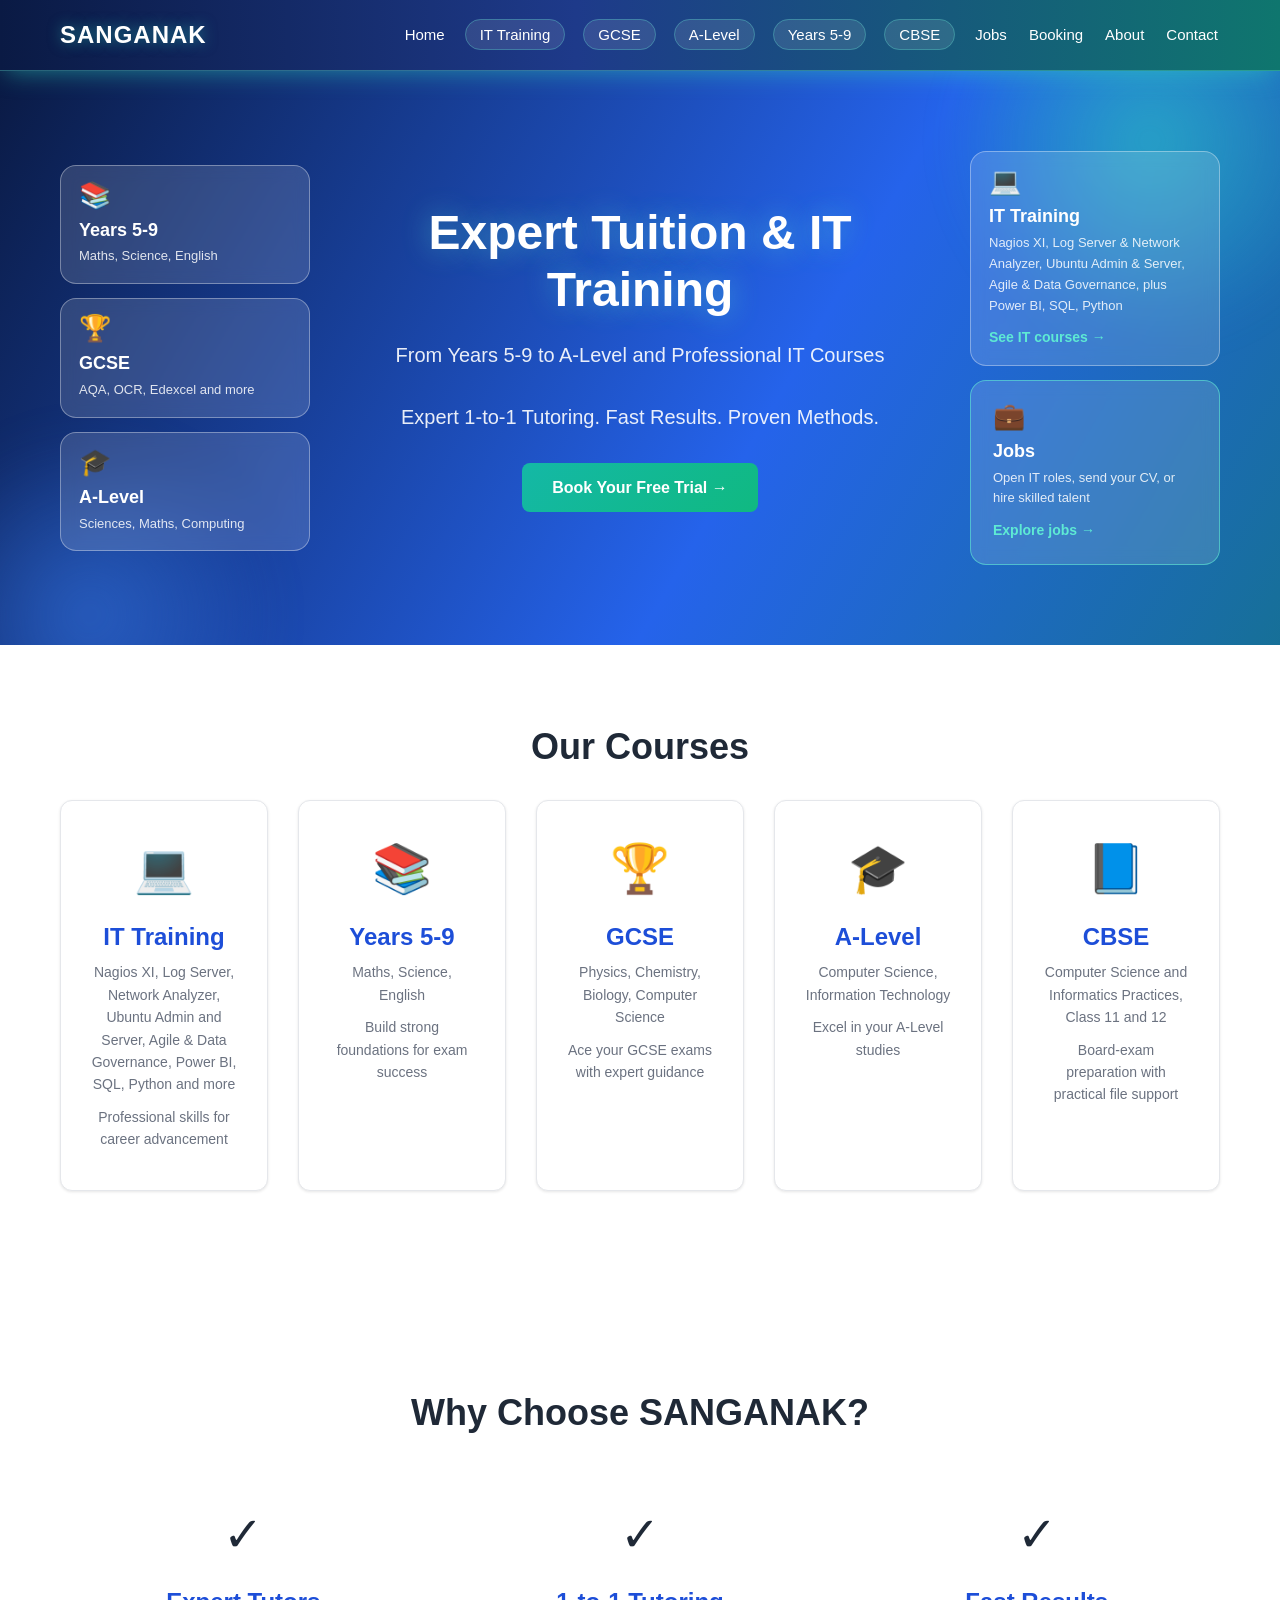
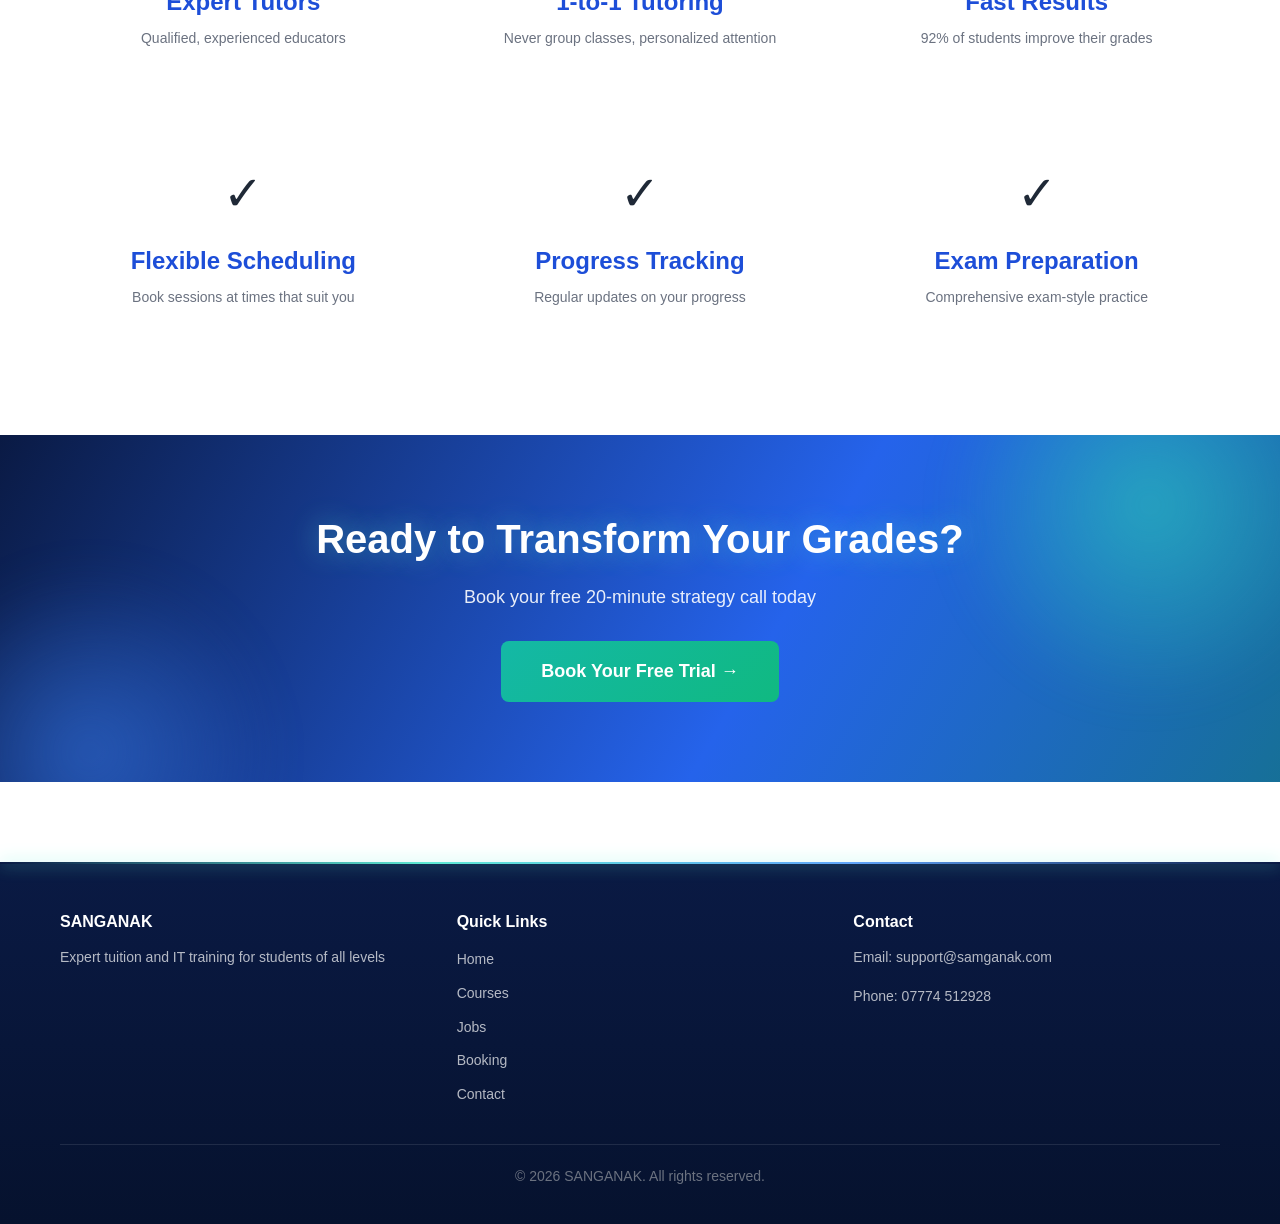
<file: index.html>
<!DOCTYPE html>
<html lang="en">
<head>
    <meta charset="UTF-8">
    <meta name="viewport" content="width=device-width, initial-scale=1.0">
    <title>SANGANAK - Expert Tuition & IT Training</title>
    <link rel="stylesheet" href="css/styles.css">
</head>
<body>
    <!-- Navigation -->
    <nav class="navbar">
        <div class="container">
            <div class="logo">SANGANAK</div>
            <ul class="nav-links">
                <li><a href="index.html">Home</a></li>
                <li class="nav-tab"><a href="training.html#it">IT Training</a></li>
                <li class="nav-tab"><a href="training.html#gcse">GCSE</a></li>
                <li class="nav-tab"><a href="training.html#alevel">A-Level</a></li>
                <li class="nav-tab"><a href="training.html#y59">Years 5-9</a></li>
                <li class="nav-tab"><a href="training.html#cbse">CBSE</a></li>
                <li><a href="jobs.html">Jobs</a></li>
                <li><a href="booking.html">Booking</a></li>
                <li><a href="about.html">About</a></li>
                <li><a href="contact.html">Contact</a></li>
            </ul>
        </div>
    </nav>

    <!-- Hero Section -->
    <section class="hero hero-split">
        <div class="container hero-grid">
            <div class="hero-side hero-left" aria-label="Tuition levels">
                <a class="glass-card" href="training.html#y59">
                    <span class="glass-icon">📚</span>
                    <strong>Years 5-9</strong>
                    <small>Maths, Science, English</small>
                </a>
                <a class="glass-card" href="training.html#gcse">
                    <span class="glass-icon">🏆</span>
                    <strong>GCSE</strong>
                    <small>AQA, OCR, Edexcel and more</small>
                </a>
                <a class="glass-card" href="training.html#alevel">
                    <span class="glass-icon">🎓</span>
                    <strong>A-Level</strong>
                    <small>Sciences, Maths, Computing</small>
                </a>
            </div>

            <div class="hero-center">
                <h1>Expert Tuition & IT Training</h1>
                <p>From Years 5-9 to A-Level and Professional IT Courses</p>
                <p class="hero-subtitle">Expert 1-to-1 Tutoring. Fast Results. Proven Methods.</p>
                <a href="booking.html" class="btn btn-primary">Book Your Free Trial →</a>
            </div>

            <div class="hero-side hero-right">
                <a class="glass-card" href="training.html#it">
                    <span class="glass-icon">💻</span>
                    <strong>IT Training</strong>
                    <small>Nagios XI, Log Server &amp; Network Analyzer, Ubuntu Admin &amp; Server, Agile &amp; Data Governance, plus Power BI, SQL, Python</small>
                    <em>See IT courses &rarr;</em>
                </a>
                <a class="glass-card glass-jobs" href="jobs.html">
                    <span class="glass-icon">💼</span>
                    <strong>Jobs</strong>
                    <small>Open IT roles, send your CV, or hire skilled talent</small>
                    <em>Explore jobs &rarr;</em>
                </a>
            </div>
        </div>
    </section>

    <!-- Courses Overview -->
    <section class="courses">
        <div class="container">
            <h2>Our Courses</h2>
            <div class="courses-grid">
                <a class="course-card" href="training.html#it">
                    <div class="course-icon">💻</div>
                    <h3>IT Training</h3>
                    <p>Nagios XI, Log Server, Network Analyzer, Ubuntu Admin and Server, Agile &amp; Data Governance, Power BI, SQL, Python and more</p>
                    <p class="course-desc">Professional skills for career advancement</p>
                </a>
                <a class="course-card" href="training.html#y59">
                    <div class="course-icon">📚</div>
                    <h3>Years 5-9</h3>
                    <p>Maths, Science, English</p>
                    <p class="course-desc">Build strong foundations for exam success</p>
                </a>
                <a class="course-card" href="training.html#gcse">
                    <div class="course-icon">🏆</div>
                    <h3>GCSE</h3>
                    <p>Physics, Chemistry, Biology, Computer Science</p>
                    <p class="course-desc">Ace your GCSE exams with expert guidance</p>
                </a>
                <a class="course-card" href="training.html#alevel">
                    <div class="course-icon">🎓</div>
                    <h3>A-Level</h3>
                    <p>Computer Science, Information Technology</p>
                    <p class="course-desc">Excel in your A-Level studies</p>
                </a>
                <a class="course-card" href="training.html#cbse">
                    <div class="course-icon">📘</div>
                    <h3>CBSE</h3>
                    <p>Computer Science and Informatics Practices, Class 11 and 12</p>
                    <p class="course-desc">Board-exam preparation with practical file support</p>
                </a>
            </div>
        </div>
    </section>

    <!-- Why Choose Us -->
    <section class="why-us">
        <div class="container">
            <h2>Why Choose SANGANAK?</h2>
            <div class="features-grid">
                <div class="feature">
                    <div class="feature-icon">✓</div>
                    <h3>Expert Tutors</h3>
                    <p>Qualified, experienced educators</p>
                </div>
                <div class="feature">
                    <div class="feature-icon">✓</div>
                    <h3>1-to-1 Tutoring</h3>
                    <p>Never group classes, personalized attention</p>
                </div>
                <div class="feature">
                    <div class="feature-icon">✓</div>
                    <h3>Fast Results</h3>
                    <p>92% of students improve their grades</p>
                </div>
                <div class="feature">
                    <div class="feature-icon">✓</div>
                    <h3>Flexible Scheduling</h3>
                    <p>Book sessions at times that suit you</p>
                </div>
                <div class="feature">
                    <div class="feature-icon">✓</div>
                    <h3>Progress Tracking</h3>
                    <p>Regular updates on your progress</p>
                </div>
                <div class="feature">
                    <div class="feature-icon">✓</div>
                    <h3>Exam Preparation</h3>
                    <p>Comprehensive exam-style practice</p>
                </div>
            </div>
        </div>
    </section>

    <!-- CTA Section -->
    <section class="cta">
        <div class="container">
            <h2>Ready to Transform Your Grades?</h2>
            <p>Book your free 20-minute strategy call today</p>
            <a href="booking.html" class="btn btn-primary btn-large">Book Your Free Trial →</a>
        </div>
    </section>

    <!-- Footer -->
    <footer class="footer">
        <div class="container">
            <div class="footer-content">
                <div class="footer-section">
                    <h4>SANGANAK</h4>
                    <p>Expert tuition and IT training for students of all levels</p>
                </div>
                <div class="footer-section">
                    <h4>Quick Links</h4>
                    <ul>
                        <li><a href="index.html">Home</a></li>
                        <li><a href="training.html">Courses</a></li>
                        <li><a href="jobs.html">Jobs</a></li>
                <li><a href="booking.html">Booking</a></li>
                        <li><a href="contact.html">Contact</a></li>
                    </ul>
                </div>
                <div class="footer-section">
                    <h4>Contact</h4>
                    <p>Email: support@samganak.com</p>
                    <p>Phone: 07774 512928</p>
                </div>
            </div>
            <div class="footer-bottom">
                <p>&copy; 2026 SANGANAK. All rights reserved.</p>
            </div>
        </div>
    </footer>

    <script src="js/main.js"></script>
</body>
</html>
</file>
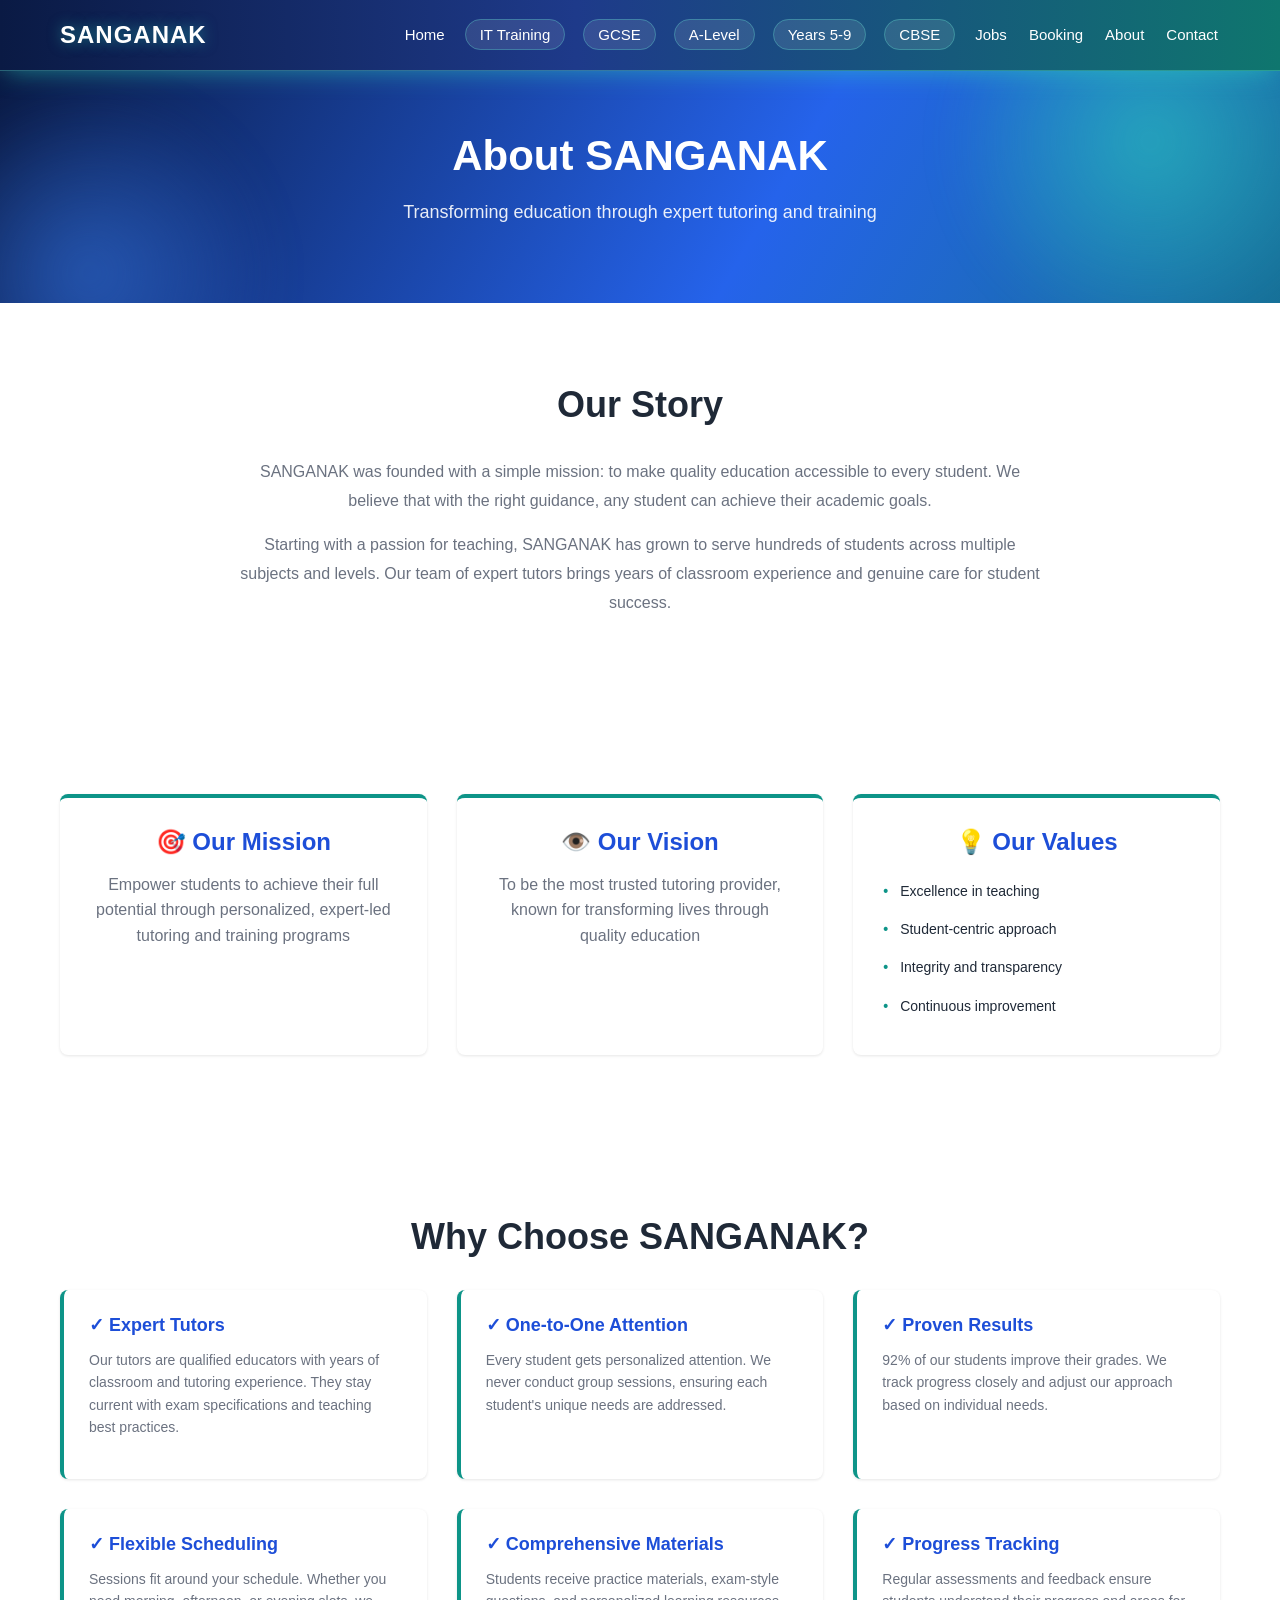
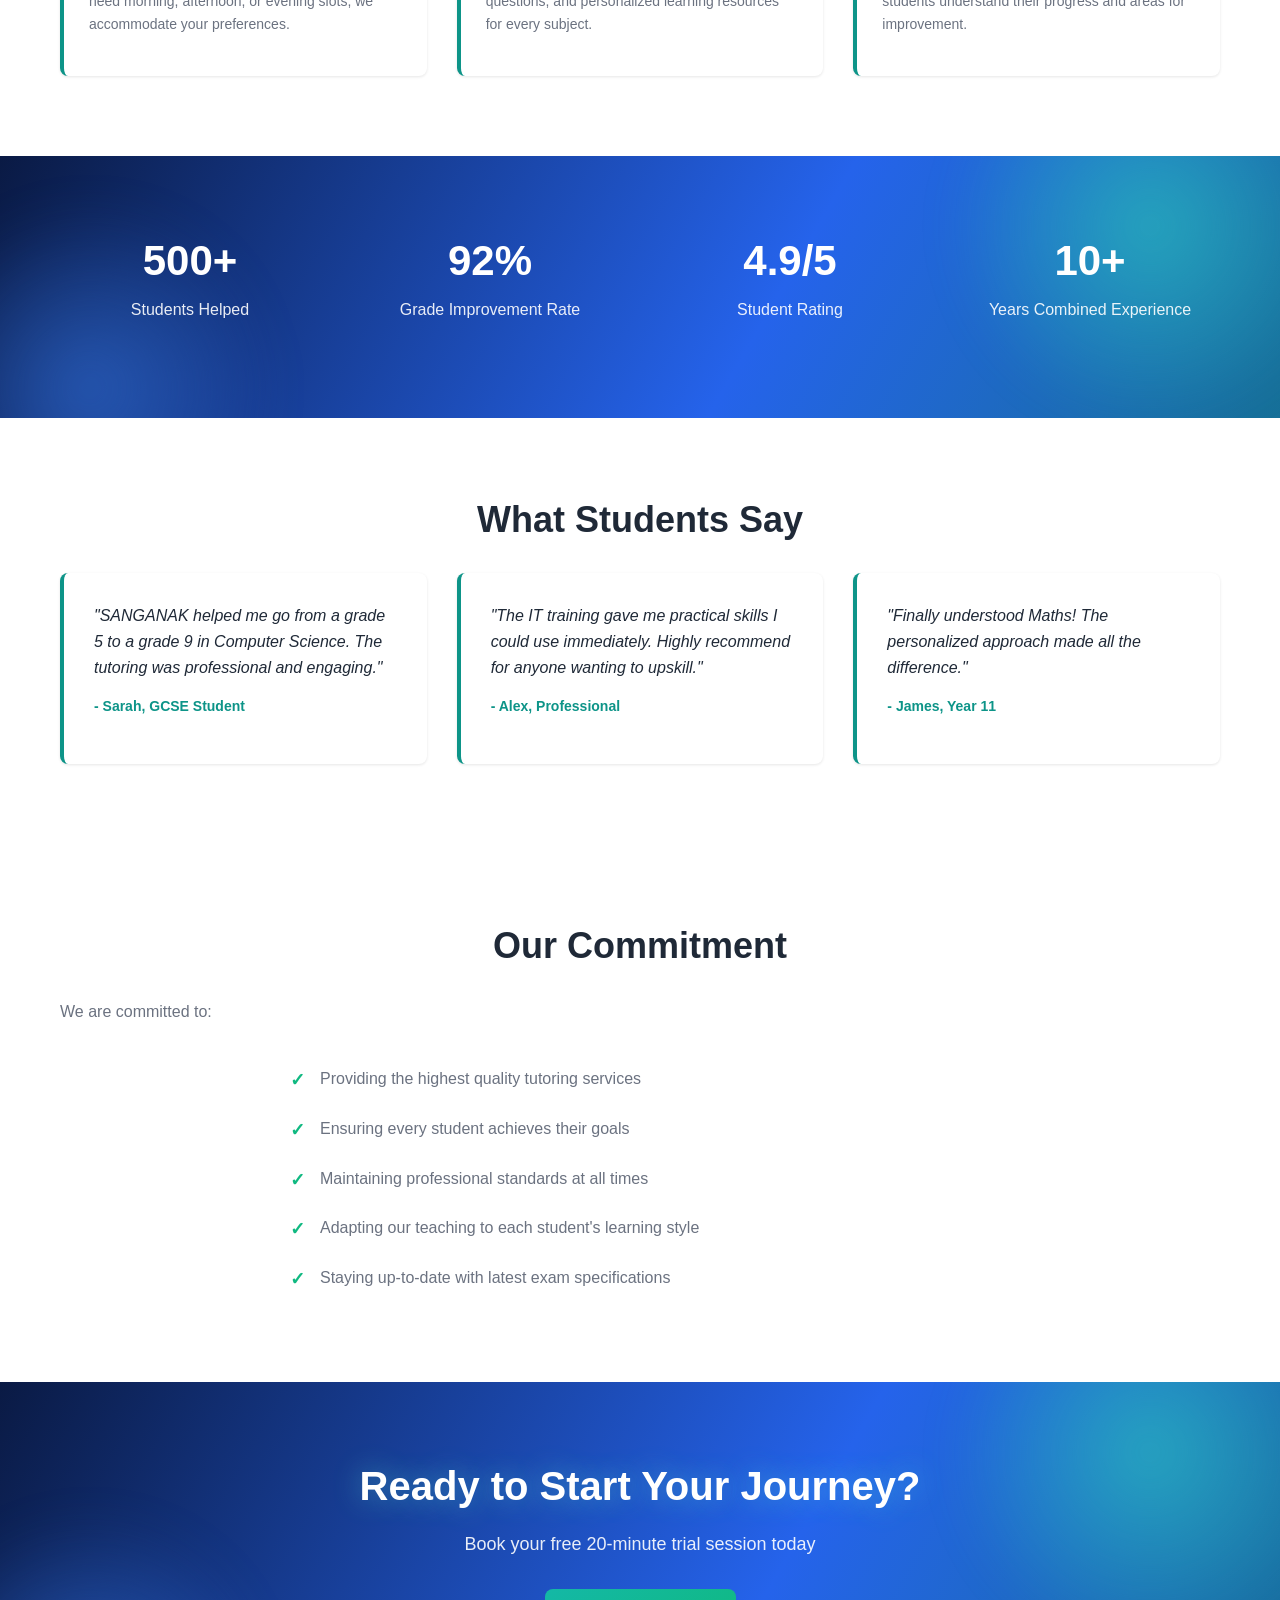
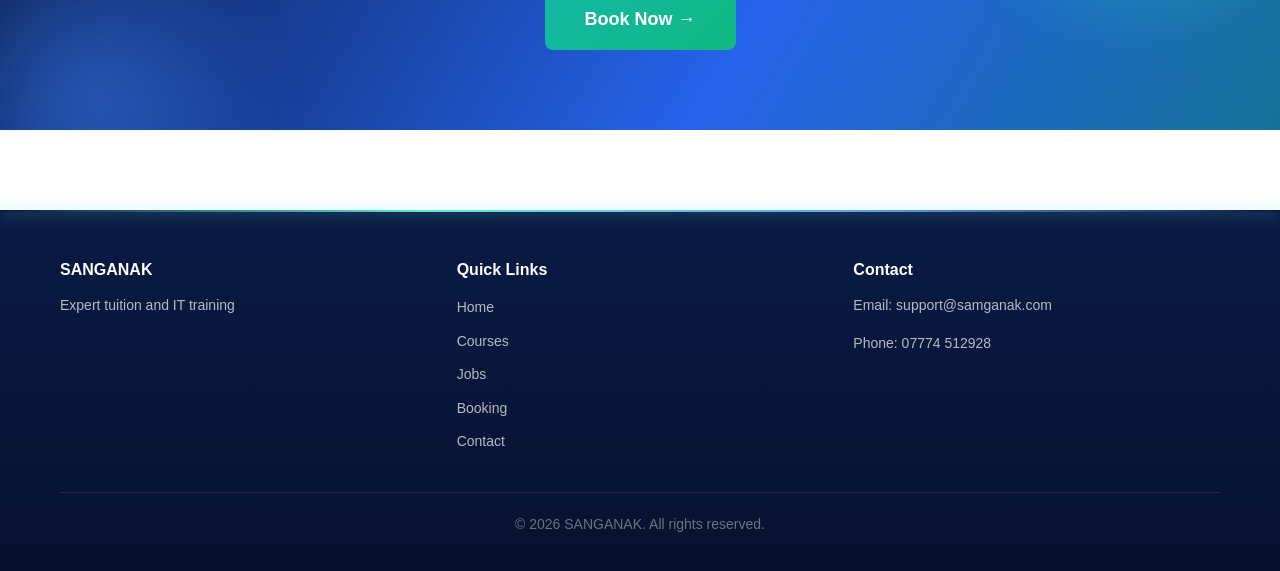
<file: about.html>
<!DOCTYPE html>
<html lang="en">
<head>
    <meta charset="UTF-8">
    <meta name="viewport" content="width=device-width, initial-scale=1.0">
    <title>About Us - SANGANAK</title>
    <link rel="stylesheet" href="css/styles.css">
</head>
<body>
    <!-- Navigation -->
    <nav class="navbar">
        <div class="container">
            <div class="logo">SANGANAK</div>
            <ul class="nav-links">
                <li><a href="index.html">Home</a></li>
                <li class="nav-tab"><a href="training.html#it">IT Training</a></li>
                <li class="nav-tab"><a href="training.html#gcse">GCSE</a></li>
                <li class="nav-tab"><a href="training.html#alevel">A-Level</a></li>
                <li class="nav-tab"><a href="training.html#y59">Years 5-9</a></li>
                <li class="nav-tab"><a href="training.html#cbse">CBSE</a></li>
                <li><a href="jobs.html">Jobs</a></li>
                <li><a href="booking.html">Booking</a></li>
                <li><a href="about.html">About</a></li>
                <li><a href="contact.html">Contact</a></li>
            </ul>
        </div>
    </nav>

    <!-- About Header -->
    <section class="about-header">
        <div class="container">
            <h1>About SANGANAK</h1>
            <p>Transforming education through expert tutoring and training</p>
        </div>
    </section>

    <!-- Our Story -->
    <section class="about-story">
        <div class="container">
            <div class="story-content">
                <h2>Our Story</h2>
                <p>SANGANAK was founded with a simple mission: to make quality education accessible to every student. We believe that with the right guidance, any student can achieve their academic goals.</p>
                <p>Starting with a passion for teaching, SANGANAK has grown to serve hundreds of students across multiple subjects and levels. Our team of expert tutors brings years of classroom experience and genuine care for student success.</p>
            </div>
        </div>
    </section>

    <!-- Our Mission -->
    <section class="mission">
        <div class="container">
            <div class="mission-grid">
                <div class="mission-card">
                    <h3>🎯 Our Mission</h3>
                    <p>Empower students to achieve their full potential through personalized, expert-led tutoring and training programs</p>
                </div>
                <div class="mission-card">
                    <h3>👁️ Our Vision</h3>
                    <p>To be the most trusted tutoring provider, known for transforming lives through quality education</p>
                </div>
                <div class="mission-card">
                    <h3>💡 Our Values</h3>
                    <ul>
                        <li>Excellence in teaching</li>
                        <li>Student-centric approach</li>
                        <li>Integrity and transparency</li>
                        <li>Continuous improvement</li>
                    </ul>
                </div>
            </div>
        </div>
    </section>

    <!-- Why Choose Us -->
    <section class="why-choose-us">
        <div class="container">
            <h2>Why Choose SANGANAK?</h2>
            <div class="reasons-grid">
                <div class="reason">
                    <h3>✓ Expert Tutors</h3>
                    <p>Our tutors are qualified educators with years of classroom and tutoring experience. They stay current with exam specifications and teaching best practices.</p>
                </div>
                <div class="reason">
                    <h3>✓ One-to-One Attention</h3>
                    <p>Every student gets personalized attention. We never conduct group sessions, ensuring each student's unique needs are addressed.</p>
                </div>
                <div class="reason">
                    <h3>✓ Proven Results</h3>
                    <p>92% of our students improve their grades. We track progress closely and adjust our approach based on individual needs.</p>
                </div>
                <div class="reason">
                    <h3>✓ Flexible Scheduling</h3>
                    <p>Sessions fit around your schedule. Whether you need morning, afternoon, or evening slots, we accommodate your preferences.</p>
                </div>
                <div class="reason">
                    <h3>✓ Comprehensive Materials</h3>
                    <p>Students receive practice materials, exam-style questions, and personalized learning resources for every subject.</p>
                </div>
                <div class="reason">
                    <h3>✓ Progress Tracking</h3>
                    <p>Regular assessments and feedback ensure students understand their progress and areas for improvement.</p>
                </div>
            </div>
        </div>
    </section>

    <!-- Statistics -->
    <section class="stats">
        <div class="container">
            <div class="stats-grid">
                <div class="stat">
                    <h3>500+</h3>
                    <p>Students Helped</p>
                </div>
                <div class="stat">
                    <h3>92%</h3>
                    <p>Grade Improvement Rate</p>
                </div>
                <div class="stat">
                    <h3>4.9/5</h3>
                    <p>Student Rating</p>
                </div>
                <div class="stat">
                    <h3>10+</h3>
                    <p>Years Combined Experience</p>
                </div>
            </div>
        </div>
    </section>

    <!-- What Students Say -->
    <section class="testimonials">
        <div class="container">
            <h2>What Students Say</h2>
            <div class="testimonials-grid">
                <div class="testimonial">
                    <p class="quote">"SANGANAK helped me go from a grade 5 to a grade 9 in Computer Science. The tutoring was professional and engaging."</p>
                    <p class="author">- Sarah, GCSE Student</p>
                </div>
                <div class="testimonial">
                    <p class="quote">"The IT training gave me practical skills I could use immediately. Highly recommend for anyone wanting to upskill."</p>
                    <p class="author">- Alex, Professional</p>
                </div>
                <div class="testimonial">
                    <p class="quote">"Finally understood Maths! The personalized approach made all the difference."</p>
                    <p class="author">- James, Year 11</p>
                </div>
            </div>
        </div>
    </section>

    <!-- Commitment to Excellence -->
    <section class="commitment">
        <div class="container">
            <h2>Our Commitment</h2>
            <div class="commitment-content">
                <p>We are committed to:</p>
                <ul class="commitment-list">
                    <li>Providing the highest quality tutoring services</li>
                    <li>Ensuring every student achieves their goals</li>
                    <li>Maintaining professional standards at all times</li>
                    <li>Adapting our teaching to each student's learning style</li>
                    <li>Staying up-to-date with latest exam specifications</li>
                </ul>
            </div>
        </div>
    </section>

    <!-- CTA -->
    <section class="cta">
        <div class="container">
            <h2>Ready to Start Your Journey?</h2>
            <p>Book your free 20-minute trial session today</p>
            <a href="booking.html" class="btn btn-primary btn-large">Book Now →</a>
        </div>
    </section>

    <!-- Footer -->
    <footer class="footer">
        <div class="container">
            <div class="footer-content">
                <div class="footer-section">
                    <h4>SANGANAK</h4>
                    <p>Expert tuition and IT training</p>
                </div>
                <div class="footer-section">
                    <h4>Quick Links</h4>
                    <ul>
                        <li><a href="index.html">Home</a></li>
                        <li><a href="training.html">Courses</a></li>
                        <li><a href="jobs.html">Jobs</a></li>
                <li><a href="booking.html">Booking</a></li>
                        <li><a href="contact.html">Contact</a></li>
                    </ul>
                </div>
                <div class="footer-section">
                    <h4>Contact</h4>
                    <p>Email: support@samganak.com</p>
                    <p>Phone: 07774 512928</p>
                </div>
            </div>
            <div class="footer-bottom">
                <p>&copy; 2026 SANGANAK. All rights reserved.</p>
            </div>
        </div>
    </footer>

    <script src="js/main.js"></script>
</body>
</html>
</file>
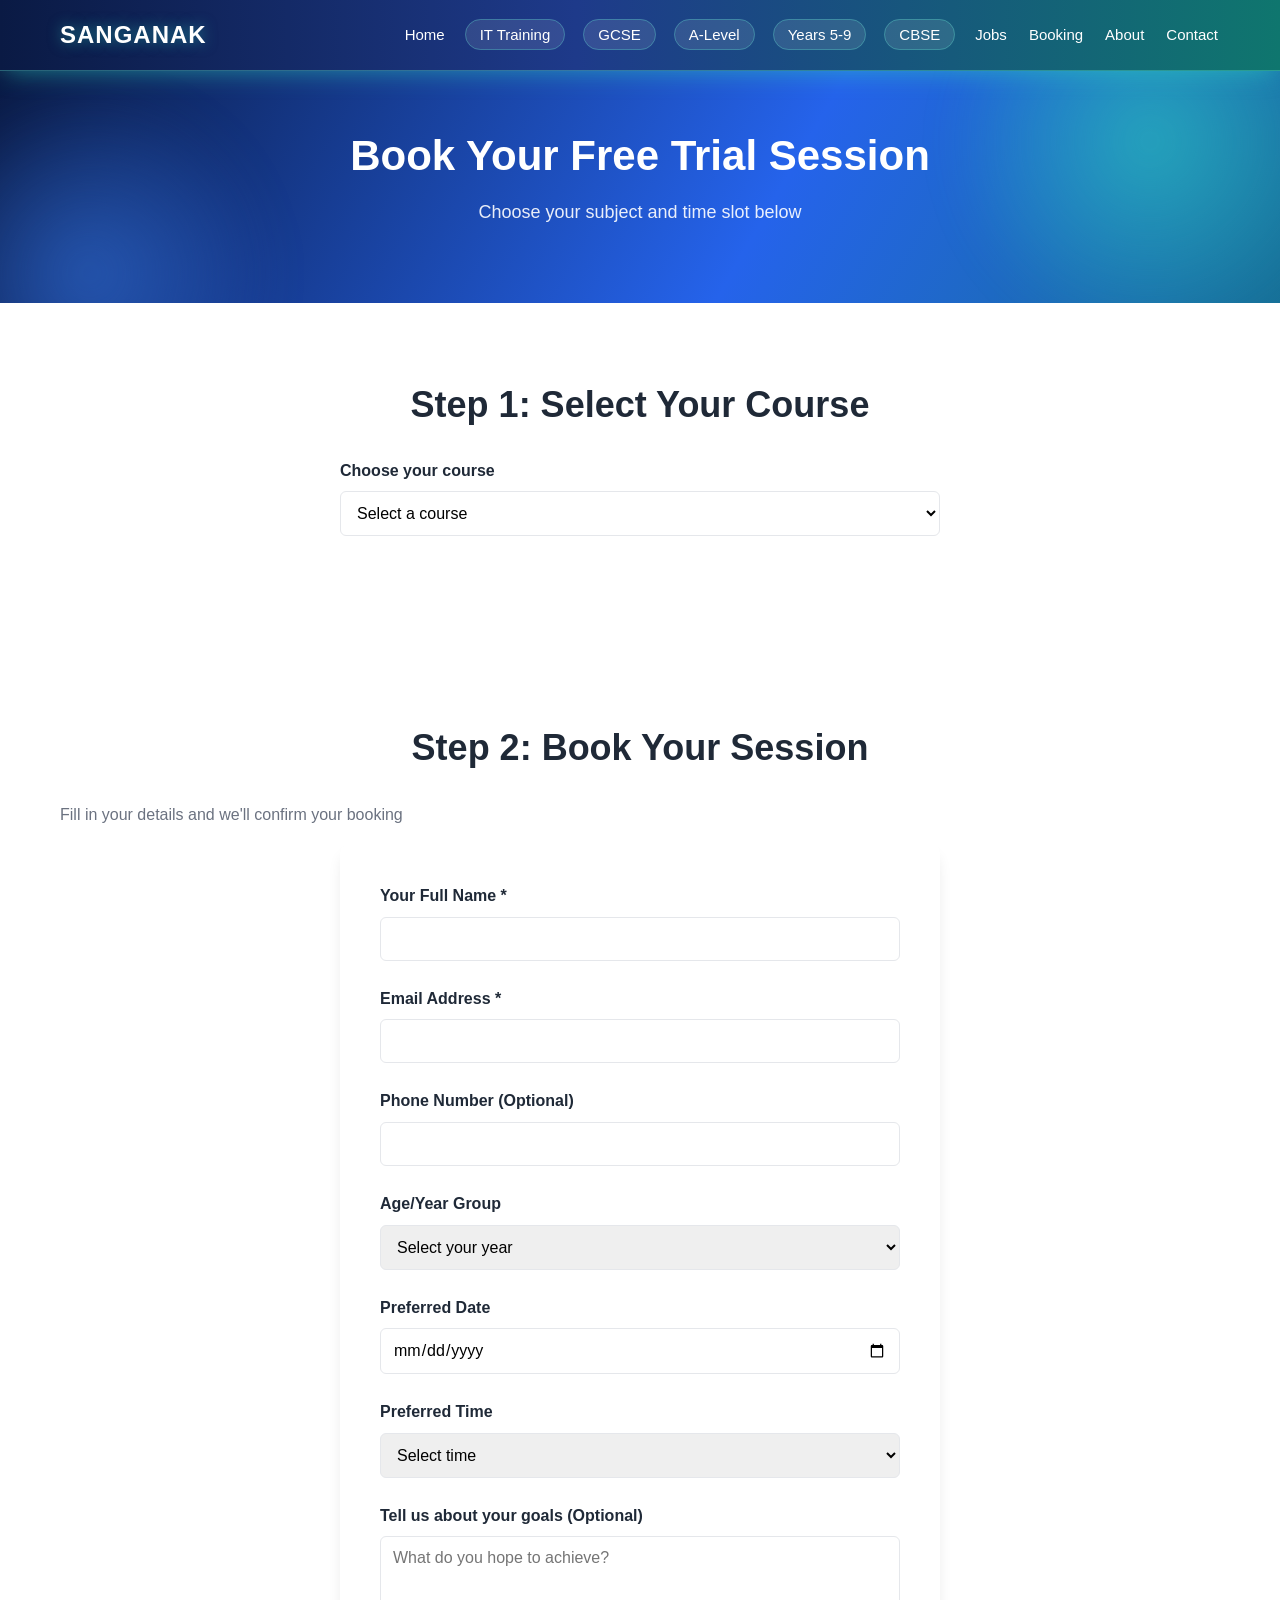
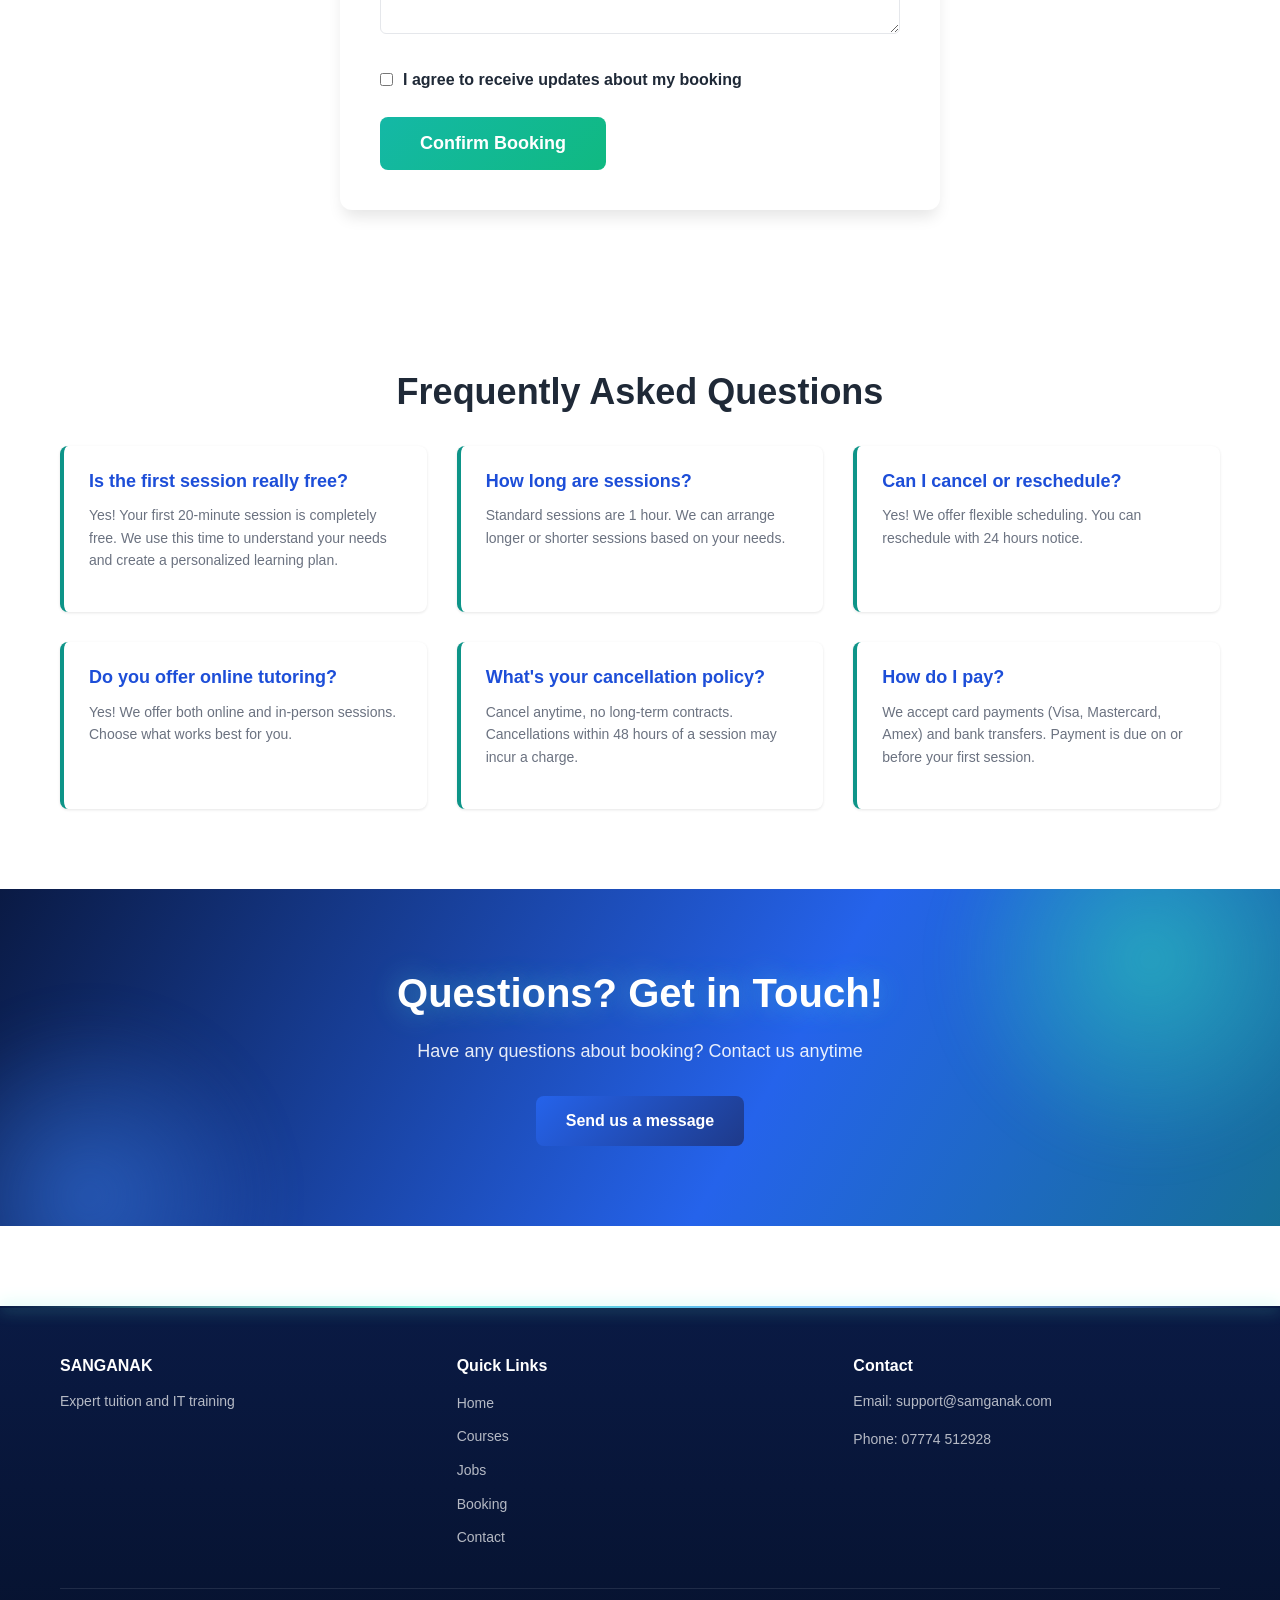
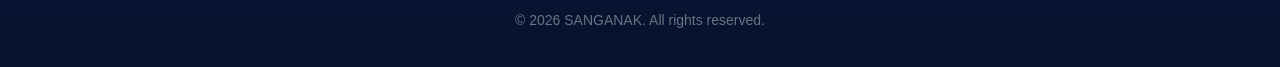
<file: booking.html>
<!DOCTYPE html>
<html lang="en">
<head>
    <meta charset="UTF-8">
    <meta name="viewport" content="width=device-width, initial-scale=1.0">
    <title>Book Your Trial - SANGANAK</title>
    <link rel="stylesheet" href="css/styles.css">
</head>
<body>
    <!-- Navigation -->
    <nav class="navbar">
        <div class="container">
            <div class="logo">SANGANAK</div>
            <ul class="nav-links">
                <li><a href="index.html">Home</a></li>
                <li class="nav-tab"><a href="training.html#it">IT Training</a></li>
                <li class="nav-tab"><a href="training.html#gcse">GCSE</a></li>
                <li class="nav-tab"><a href="training.html#alevel">A-Level</a></li>
                <li class="nav-tab"><a href="training.html#y59">Years 5-9</a></li>
                <li class="nav-tab"><a href="training.html#cbse">CBSE</a></li>
                <li><a href="jobs.html">Jobs</a></li>
                <li><a href="booking.html">Booking</a></li>
                <li><a href="about.html">About</a></li>
                <li><a href="contact.html">Contact</a></li>
            </ul>
        </div>
    </nav>

    <!-- Booking Header -->
    <section class="booking-header">
        <div class="container">
            <h1>Book Your Free Trial Session</h1>
            <p>Choose your subject and time slot below</p>
        </div>
    </section>

    <!-- Subject Selection -->
    <section class="booking-subjects">
        <div class="container">
            <div id="course-banner" class="course-banner" hidden></div>
            <h2>Step 1: Select Your Course</h2>
            <div class="course-select">
                <label for="course-picker">Choose your course</label>
                <select id="course-picker"></select>
            </div>
        </div>
    </section>

    <!-- Booking Form -->
    <section class="booking-form-section">
        <div class="container">
            <h2>Step 2: Book Your Session</h2>
            <p class="info-text">Fill in your details and we'll confirm your booking</p>

            <form class="booking-form" action="https://formspree.io/f/YOUR_FORM_ID" method="POST">
                <input type="hidden" name="subject" id="selected-subject" value="">
                <input type="hidden" name="course" id="selected-course" value="">

                <div class="form-group">
                    <label for="name">Your Full Name *</label>
                    <input type="text" id="name" name="name" required>
                </div>

                <div class="form-group">
                    <label for="email">Email Address *</label>
                    <input type="email" id="email" name="email" required>
                </div>

                <div class="form-group">
                    <label for="phone">Phone Number (Optional)</label>
                    <input type="tel" id="phone" name="phone">
                </div>

                <div class="form-group">
                    <label for="age">Age/Year Group</label>
                    <select id="age" name="age">
                        <option value="">Select your year</option>
                        <option value="Year 5">Year 5</option>
                        <option value="Year 6">Year 6</option>
                        <option value="Year 7">Year 7</option>
                        <option value="Year 8">Year 8</option>
                        <option value="Year 9">Year 9</option>
                        <option value="Year 10 (GCSE)">Year 10 (GCSE)</option>
                        <option value="Year 11 (GCSE)">Year 11 (GCSE)</option>
                        <option value="Year 12 (A-Level)">Year 12 (A-Level)</option>
                        <option value="Year 13 (A-Level)">Year 13 (A-Level)</option>
                        <option value="University">University</option>
                        <option value="Professional">Professional</option>
                    </select>
                </div>

                <div class="form-group">
                    <label for="preferred-date">Preferred Date</label>
                    <input type="date" id="preferred-date" name="preferred-date">
                </div>

                <div class="form-group">
                    <label for="preferred-time">Preferred Time</label>
                    <select id="preferred-time" name="preferred-time">
                        <option value="">Select time</option>
                        <option value="Morning (9AM-12PM)">Morning (9AM-12PM)</option>
                        <option value="Afternoon (12PM-5PM)">Afternoon (12PM-5PM)</option>
                        <option value="Evening (5PM-8PM)">Evening (5PM-8PM)</option>
                        <option value="Flexible">Flexible</option>
                    </select>
                </div>

                <div class="form-group">
                    <label for="message">Tell us about your goals (Optional)</label>
                    <textarea id="message" name="message" rows="4" placeholder="What do you hope to achieve?"></textarea>
                </div>

                <div class="form-group checkbox">
                    <input type="checkbox" id="terms" name="terms" required>
                    <label for="terms">I agree to receive updates about my booking</label>
                </div>

                <button type="submit" class="btn btn-primary btn-large">Confirm Booking</button>
            </form>
        </div>
    </section>

    <!-- Alternative: Calendly Embed (Uncomment to use instead of form) -->
    <!--
    <section class="calendly-section">
        <div class="container">
            <h2>Step 2: Choose Your Time Slot</h2>
            <div class="calendly-embed">
                <iframe src="https://calendly.com/your-calendly-link" width="100%" height="600" frameborder="0"></iframe>
            </div>
        </div>
    </section>
    -->

    <!-- FAQ -->
    <section class="faq">
        <div class="container">
            <h2>Frequently Asked Questions</h2>
            <div class="faq-grid">
                <div class="faq-item">
                    <h3>Is the first session really free?</h3>
                    <p>Yes! Your first 20-minute session is completely free. We use this time to understand your needs and create a personalized learning plan.</p>
                </div>
                <div class="faq-item">
                    <h3>How long are sessions?</h3>
                    <p>Standard sessions are 1 hour. We can arrange longer or shorter sessions based on your needs.</p>
                </div>
                <div class="faq-item">
                    <h3>Can I cancel or reschedule?</h3>
                    <p>Yes! We offer flexible scheduling. You can reschedule with 24 hours notice.</p>
                </div>
                <div class="faq-item">
                    <h3>Do you offer online tutoring?</h3>
                    <p>Yes! We offer both online and in-person sessions. Choose what works best for you.</p>
                </div>
                <div class="faq-item">
                    <h3>What's your cancellation policy?</h3>
                    <p>Cancel anytime, no long-term contracts. Cancellations within 48 hours of a session may incur a charge.</p>
                </div>
                <div class="faq-item">
                    <h3>How do I pay?</h3>
                    <p>We accept card payments (Visa, Mastercard, Amex) and bank transfers. Payment is due on or before your first session.</p>
                </div>
            </div>
        </div>
    </section>

    <!-- CTA -->
    <section class="cta">
        <div class="container">
            <h2>Questions? Get in Touch!</h2>
            <p>Have any questions about booking? Contact us anytime</p>
            <a href="contact.html" class="btn btn-secondary">Send us a message</a>
        </div>
    </section>

    <!-- Footer -->
    <footer class="footer">
        <div class="container">
            <div class="footer-content">
                <div class="footer-section">
                    <h4>SANGANAK</h4>
                    <p>Expert tuition and IT training</p>
                </div>
                <div class="footer-section">
                    <h4>Quick Links</h4>
                    <ul>
                        <li><a href="index.html">Home</a></li>
                        <li><a href="training.html">Courses</a></li>
                        <li><a href="jobs.html">Jobs</a></li>
                <li><a href="booking.html">Booking</a></li>
                        <li><a href="contact.html">Contact</a></li>
                    </ul>
                </div>
                <div class="footer-section">
                    <h4>Contact</h4>
                    <p>Email: support@samganak.com</p>
                    <p>Phone: 07774 512928</p>
                </div>
            </div>
            <div class="footer-bottom">
                <p>&copy; 2026 SANGANAK. All rights reserved.</p>
            </div>
        </div>
    </footer>

    <script src="js/main.js"></script>
    <script src="js/courses.js"></script>
</body>
</html>
</file>
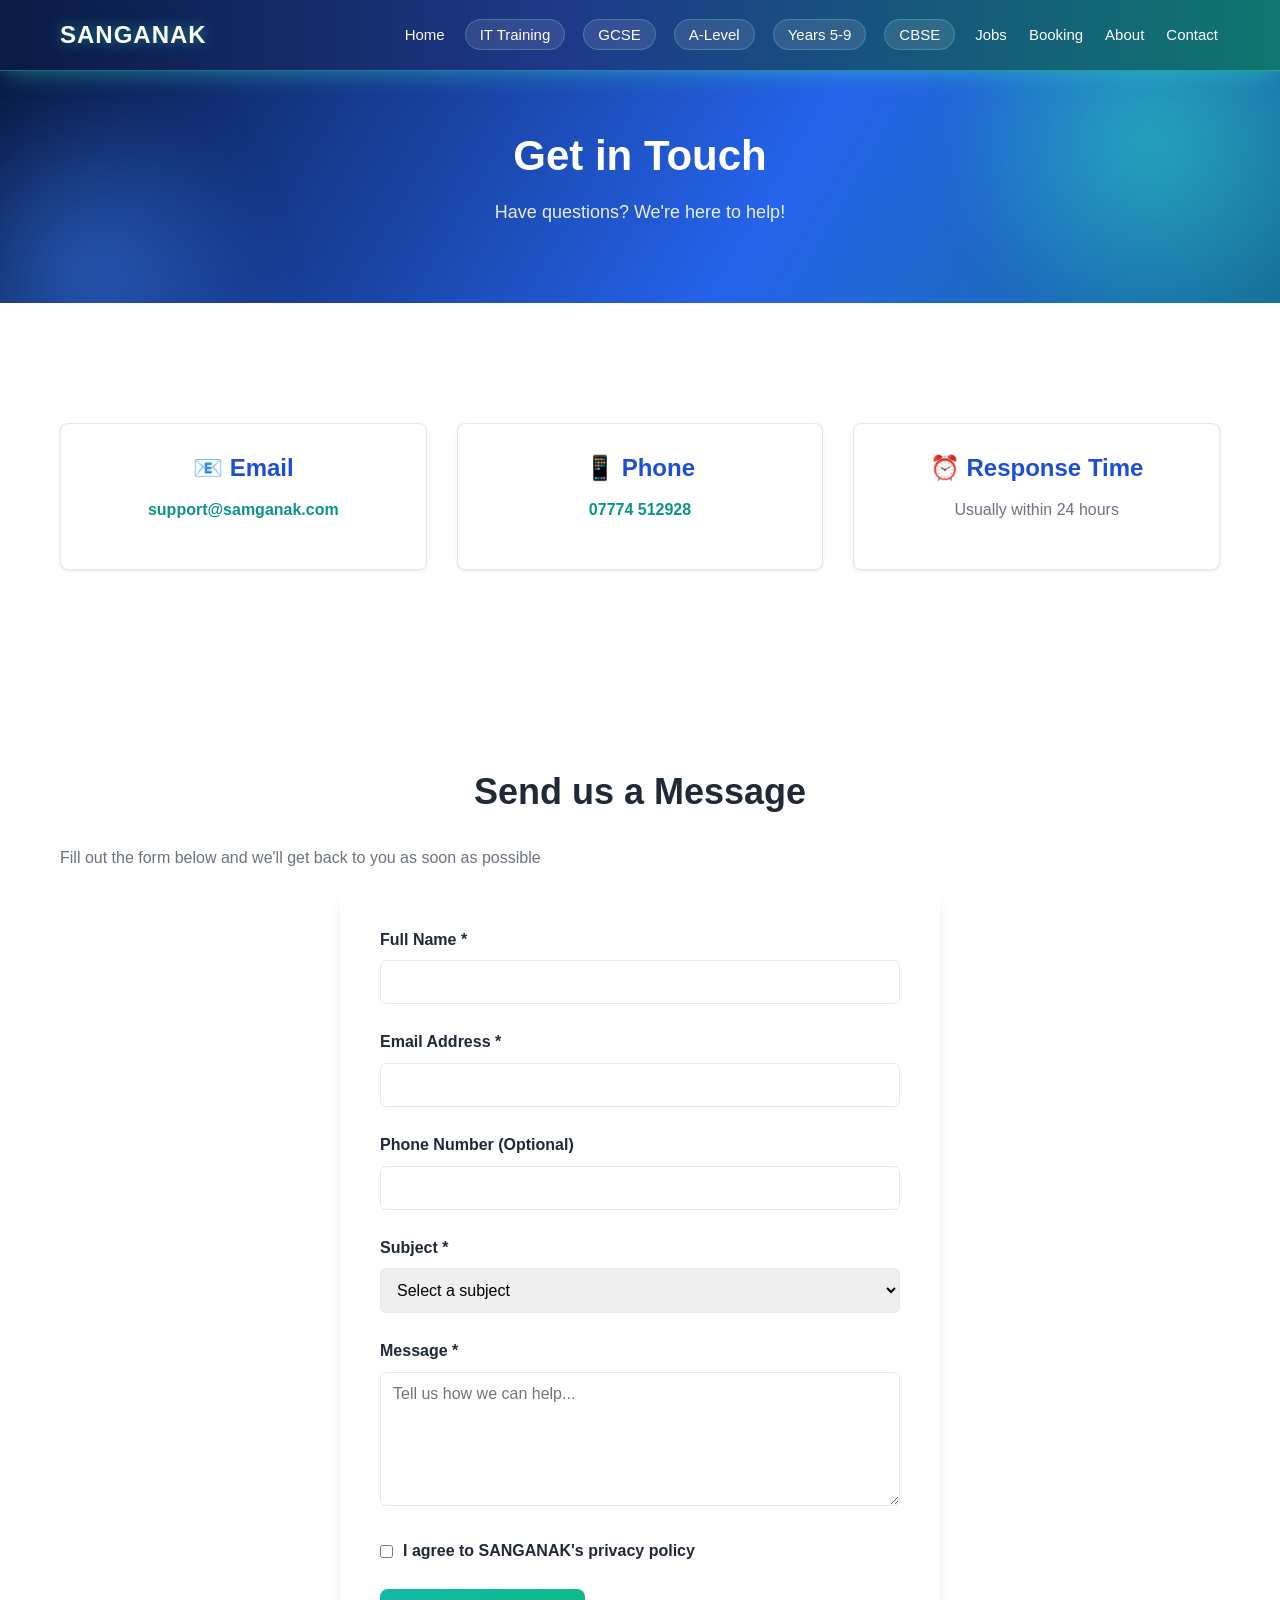
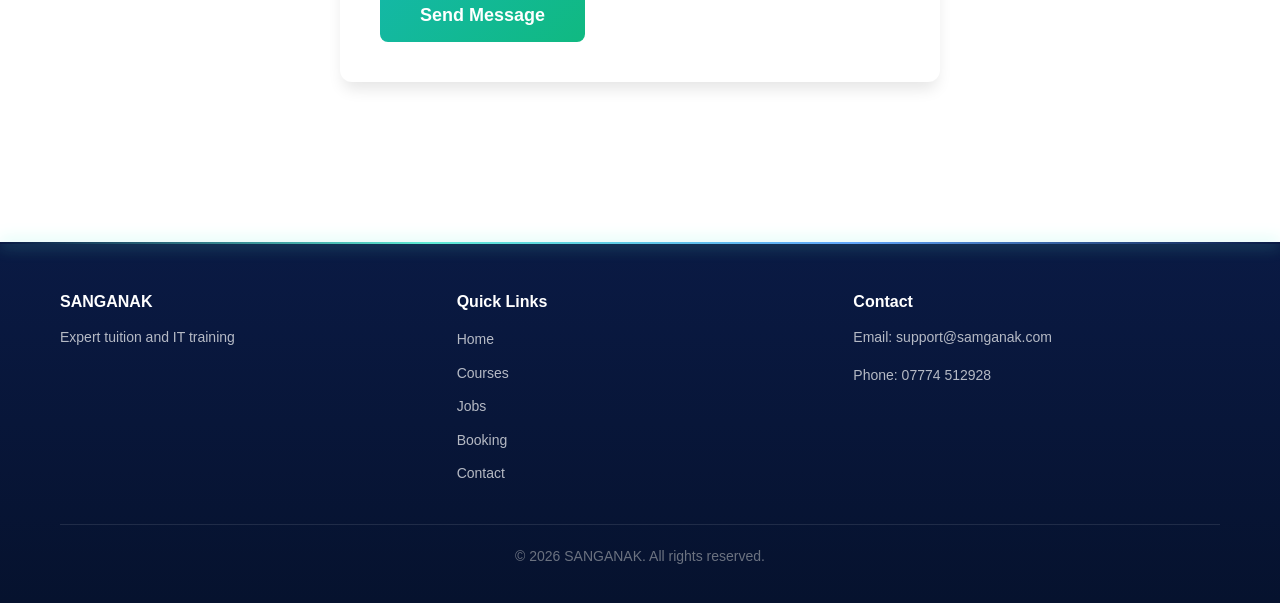
<file: contact.html>
<!DOCTYPE html>
<html lang="en">
<head>
    <meta charset="UTF-8">
    <meta name="viewport" content="width=device-width, initial-scale=1.0">
    <title>Contact Us - SANGANAK</title>
    <link rel="stylesheet" href="css/styles.css">
</head>
<body>
    <!-- Navigation -->
    <nav class="navbar">
        <div class="container">
            <div class="logo">SANGANAK</div>
            <ul class="nav-links">
                <li><a href="index.html">Home</a></li>
                <li class="nav-tab"><a href="training.html#it">IT Training</a></li>
                <li class="nav-tab"><a href="training.html#gcse">GCSE</a></li>
                <li class="nav-tab"><a href="training.html#alevel">A-Level</a></li>
                <li class="nav-tab"><a href="training.html#y59">Years 5-9</a></li>
                <li class="nav-tab"><a href="training.html#cbse">CBSE</a></li>
                <li><a href="jobs.html">Jobs</a></li>
                <li><a href="booking.html">Booking</a></li>
                <li><a href="about.html">About</a></li>
                <li><a href="contact.html">Contact</a></li>
            </ul>
        </div>
    </nav>

    <!-- Contact Header -->
    <section class="contact-header">
        <div class="container">
            <h1>Get in Touch</h1>
            <p>Have questions? We're here to help!</p>
        </div>
    </section>

    <!-- Contact Info -->
    <section class="contact-info">
        <div class="container">
            <div class="info-grid">
                <div class="info-card">
                    <h3>📧 Email</h3>
                    <p><a href="mailto:support@samganak.com">support@samganak.com</a></p>
                </div>
                <div class="info-card">
                    <h3>📱 Phone</h3>
                    <p><a href="tel:+447774512928">07774 512928</a></p>
                </div>
                <div class="info-card">
                    <h3>⏰ Response Time</h3>
                    <p>Usually within 24 hours</p>
                </div>
            </div>
        </div>
    </section>

    <!-- Contact Form -->
    <section class="contact-form-section">
        <div class="container">
            <h2>Send us a Message</h2>
            <p class="form-intro">Fill out the form below and we'll get back to you as soon as possible</p>

            <form class="contact-form" action="https://formspree.io/f/YOUR_FORM_ID" method="POST">
                <div class="form-group">
                    <label for="name">Full Name *</label>
                    <input type="text" id="name" name="name" required>
                </div>

                <div class="form-group">
                    <label for="email">Email Address *</label>
                    <input type="email" id="email" name="email" required>
                </div>

                <div class="form-group">
                    <label for="phone">Phone Number (Optional)</label>
                    <input type="tel" id="phone" name="phone">
                </div>

                <div class="form-group">
                    <label for="subject">Subject *</label>
                    <select id="subject" name="subject" required>
                        <option value="">Select a subject</option>
                        <option value="General Enquiry">General Enquiry</option>
                        <option value="Booking Question">Booking Question</option>
                        <option value="Course Information">Course Information</option>
                        <option value="Complaint">Complaint</option>
                        <option value="Partnership Opportunity">Partnership Opportunity</option>
                        <option value="Other">Other</option>
                    </select>
                </div>

                <div class="form-group">
                    <label for="message">Message *</label>
                    <textarea id="message" name="message" rows="6" placeholder="Tell us how we can help..." required></textarea>
                </div>

                <div class="form-group checkbox">
                    <input type="checkbox" id="privacy" name="privacy" required>
                    <label for="privacy">I agree to SANGANAK's privacy policy</label>
                </div>

                <button type="submit" class="btn btn-primary btn-large">Send Message</button>
            </form>
        </div>
    </section>

    <!-- Footer -->
    <footer class="footer">
        <div class="container">
            <div class="footer-content">
                <div class="footer-section">
                    <h4>SANGANAK</h4>
                    <p>Expert tuition and IT training</p>
                </div>
                <div class="footer-section">
                    <h4>Quick Links</h4>
                    <ul>
                        <li><a href="index.html">Home</a></li>
                        <li><a href="training.html">Courses</a></li>
                        <li><a href="jobs.html">Jobs</a></li>
                <li><a href="booking.html">Booking</a></li>
                        <li><a href="contact.html">Contact</a></li>
                    </ul>
                </div>
                <div class="footer-section">
                    <h4>Contact</h4>
                    <p>Email: support@samganak.com</p>
                    <p>Phone: 07774 512928</p>
                </div>
            </div>
            <div class="footer-bottom">
                <p>&copy; 2026 SANGANAK. All rights reserved.</p>
            </div>
        </div>
    </footer>

    <script src="js/main.js"></script>
</body>
</html>
</file>
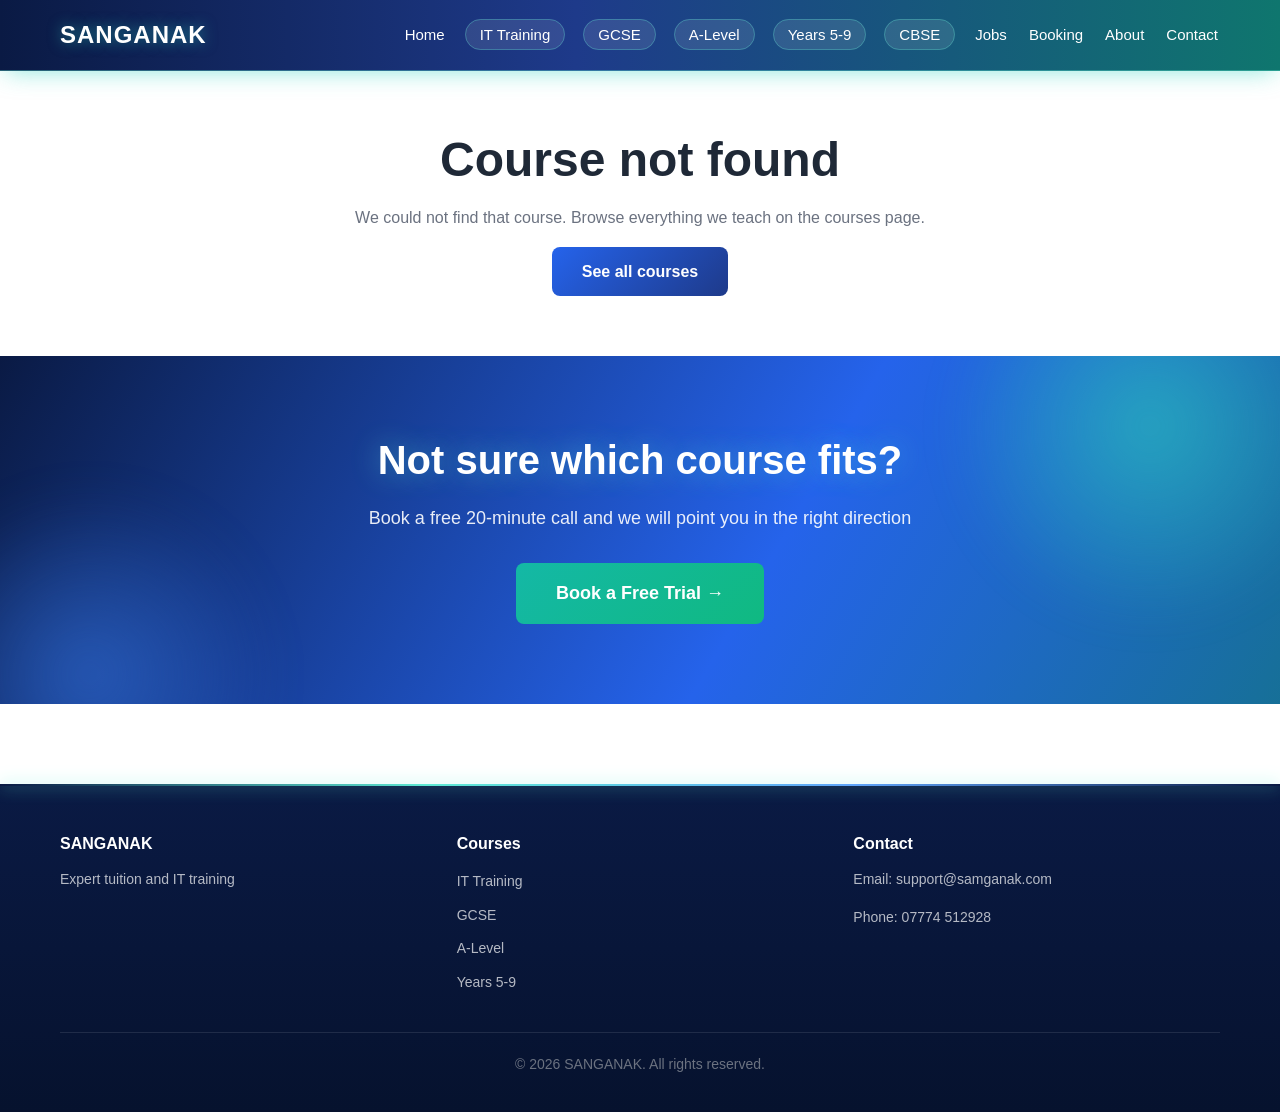
<file: course.html>
<!DOCTYPE html>
<html lang="en">
<head>
    <meta charset="UTF-8">
    <meta name="viewport" content="width=device-width, initial-scale=1.0">
    <title>Course - SANGANAK</title>
    <link rel="stylesheet" href="css/styles.css">
</head>
<body>
    <nav class="navbar">
        <div class="container">
            <div class="logo">SANGANAK</div>
            <ul class="nav-links">
                <li><a href="index.html">Home</a></li>
                <li class="nav-tab"><a href="training.html#it">IT Training</a></li>
                <li class="nav-tab"><a href="training.html#gcse">GCSE</a></li>
                <li class="nav-tab"><a href="training.html#alevel">A-Level</a></li>
                <li class="nav-tab"><a href="training.html#y59">Years 5-9</a></li>
                <li class="nav-tab"><a href="training.html#cbse">CBSE</a></li>
                <li><a href="jobs.html">Jobs</a></li>
                <li><a href="booking.html">Booking</a></li>
                <li><a href="about.html">About</a></li>
                <li><a href="contact.html">Contact</a></li>
            </ul>
        </div>
    </nav>

    <main id="course-detail">
        <noscript><div class="container narrow"><p>Please enable JavaScript to view course details, or <a href="training.html">browse all courses</a>.</p></div></noscript>
    </main>

    <section class="cta">
        <div class="container">
            <h2>Not sure which course fits?</h2>
            <p>Book a free 20-minute call and we will point you in the right direction</p>
            <a href="booking.html" class="btn btn-primary btn-large">Book a Free Trial &rarr;</a>
        </div>
    </section>

    <footer class="footer">
        <div class="container">
            <div class="footer-content">
                <div class="footer-section">
                    <h4>SANGANAK</h4>
                    <p>Expert tuition and IT training</p>
                </div>
                <div class="footer-section">
                    <h4>Courses</h4>
                    <ul>
                        <li><a href="training.html#it">IT Training</a></li>
                        <li><a href="training.html#gcse">GCSE</a></li>
                        <li><a href="training.html#alevel">A-Level</a></li>
                        <li><a href="training.html#y59">Years 5-9</a></li>
                    </ul>
                </div>
                <div class="footer-section">
                    <h4>Contact</h4>
                    <p>Email: support@samganak.com</p>
                    <p>Phone: 07774 512928</p>
                </div>
            </div>
            <div class="footer-bottom">
                <p>&copy; 2026 SANGANAK. All rights reserved.</p>
            </div>
        </div>
    </footer>

    <script src="js/main.js"></script>
    <script src="js/courses.js"></script>
</body>
</html>
</file>
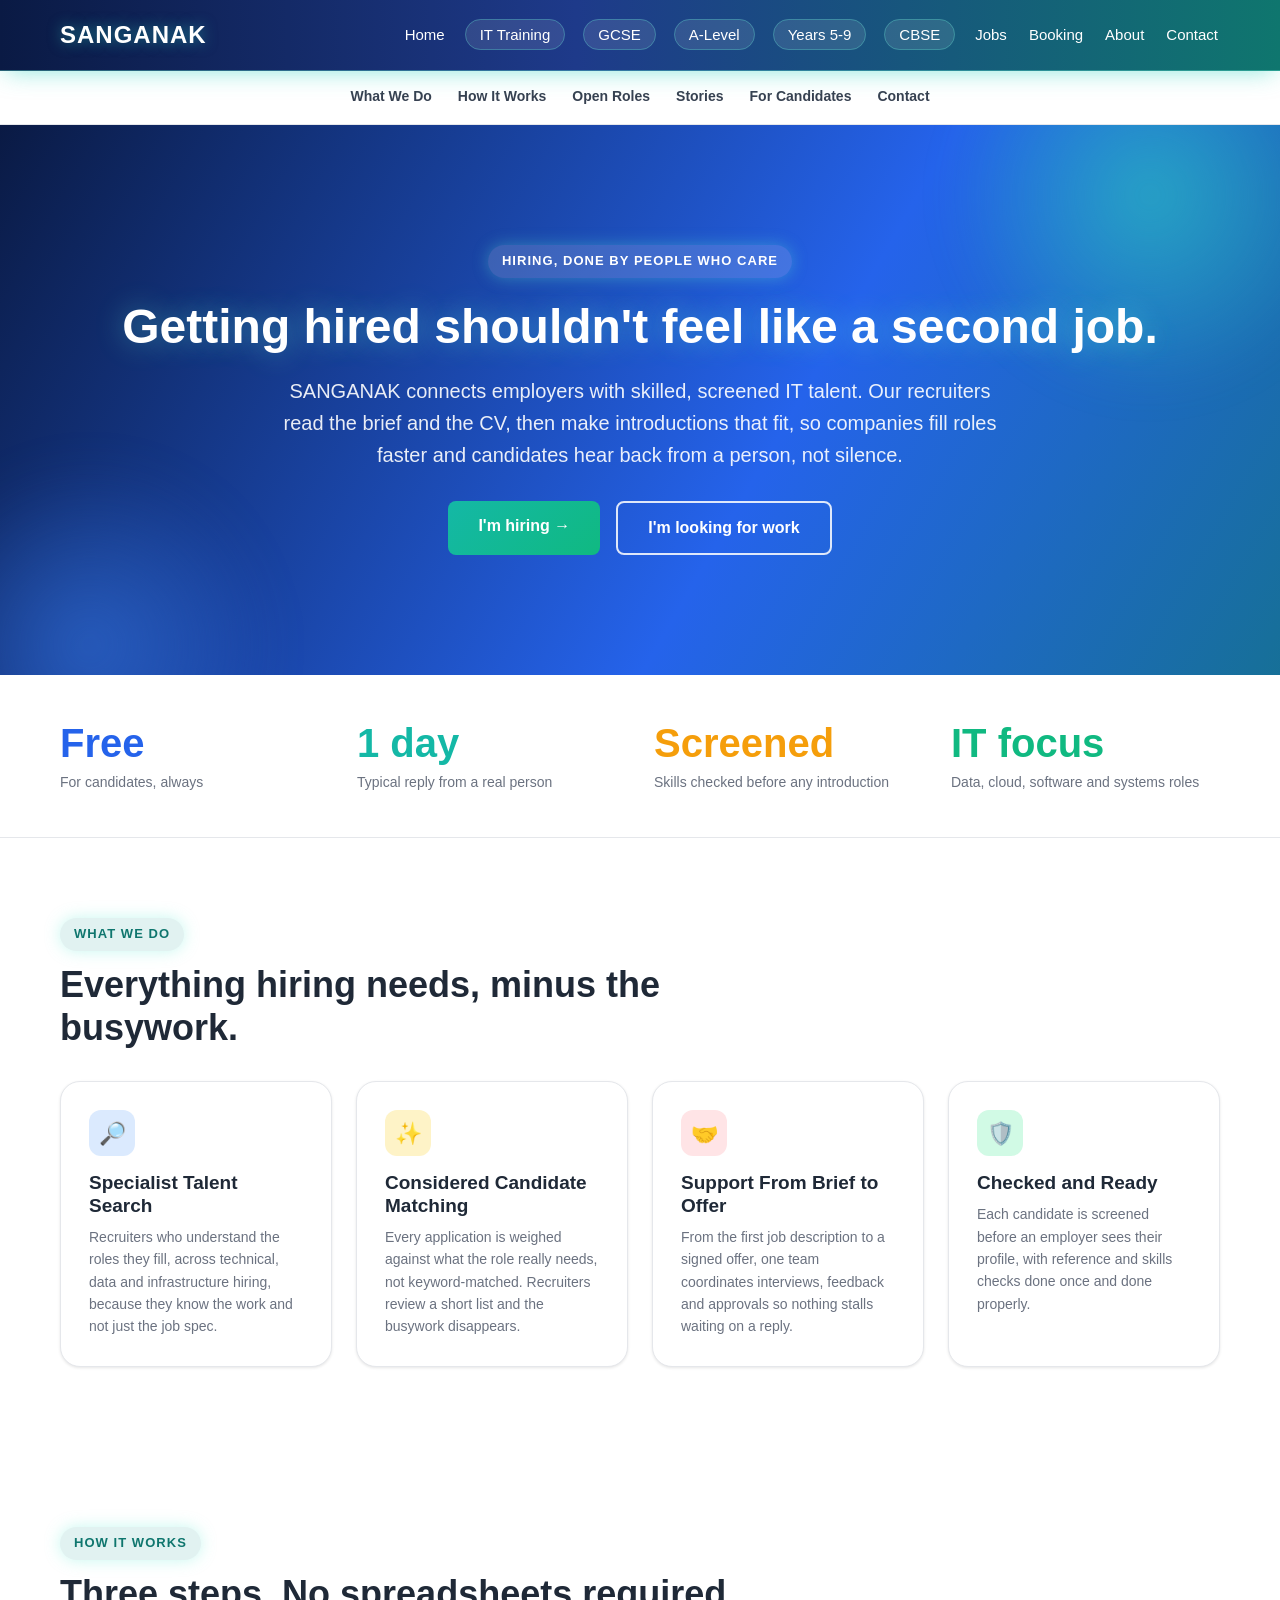
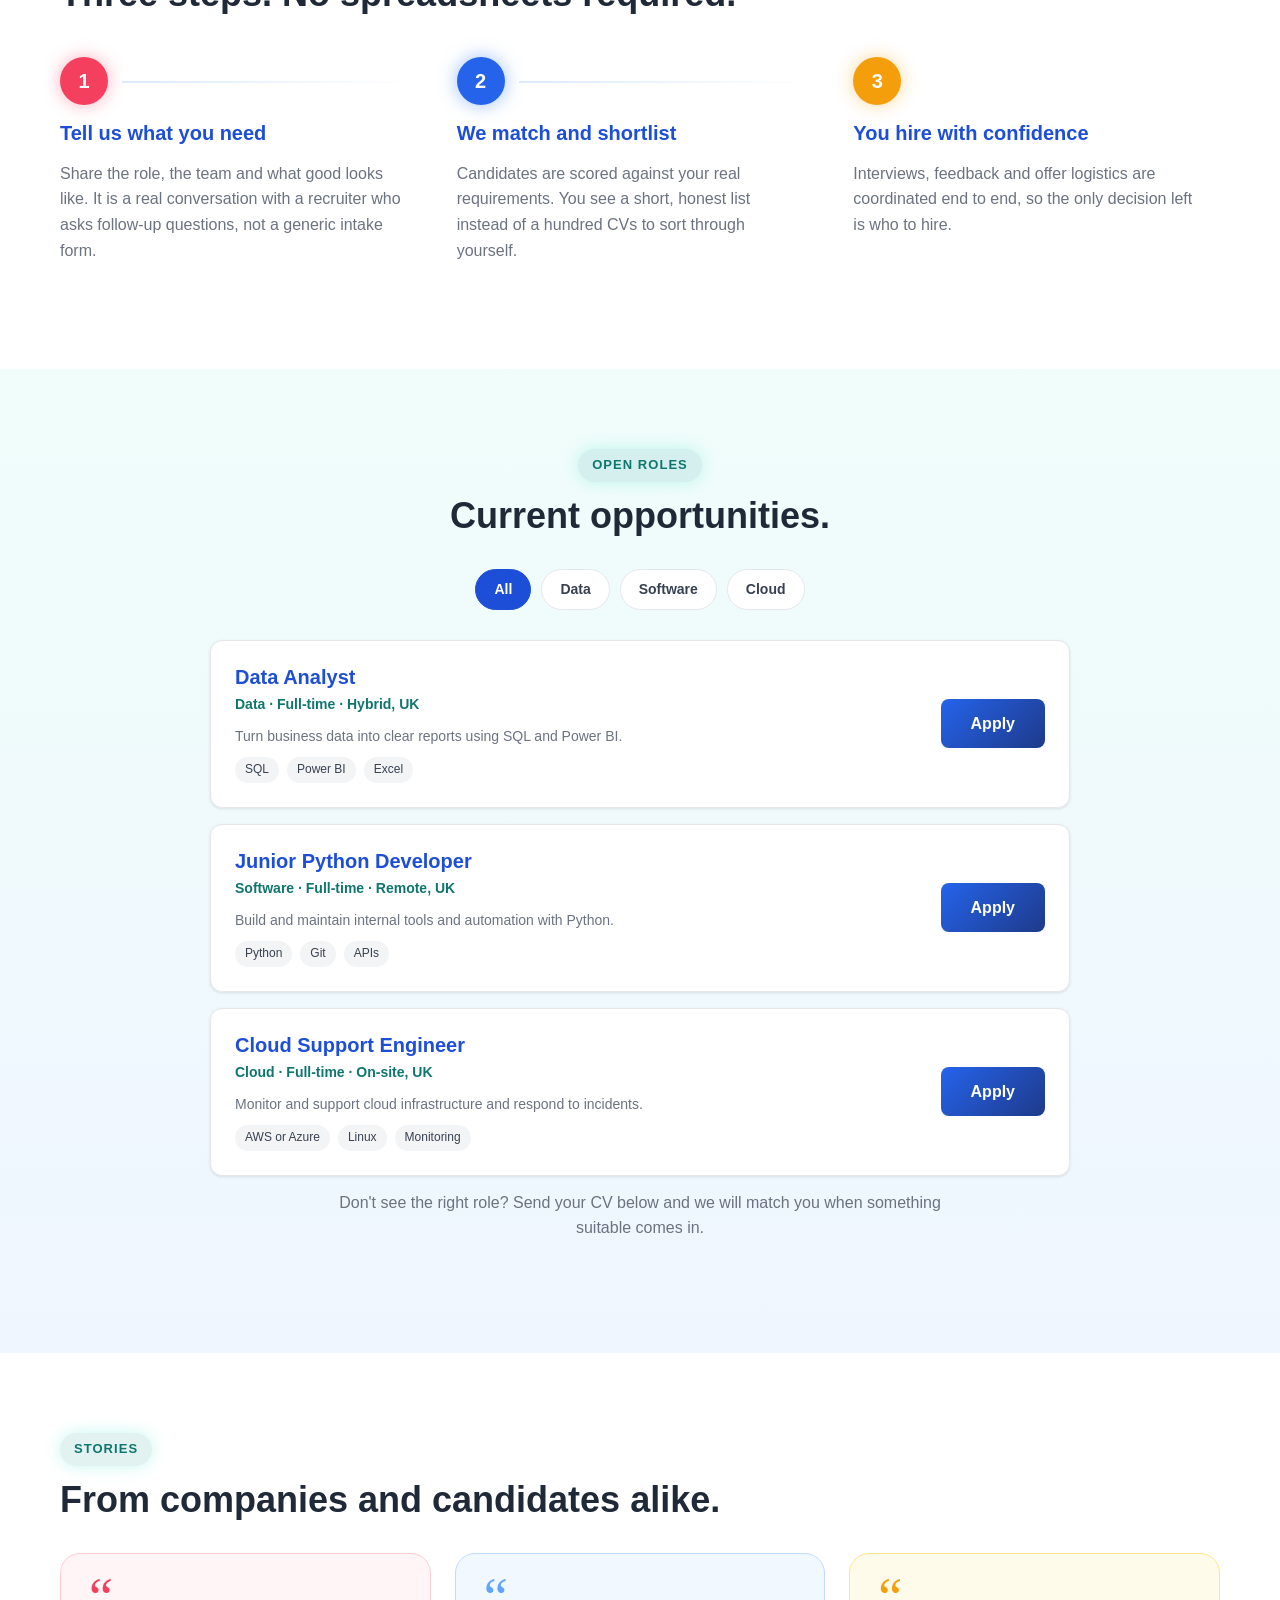
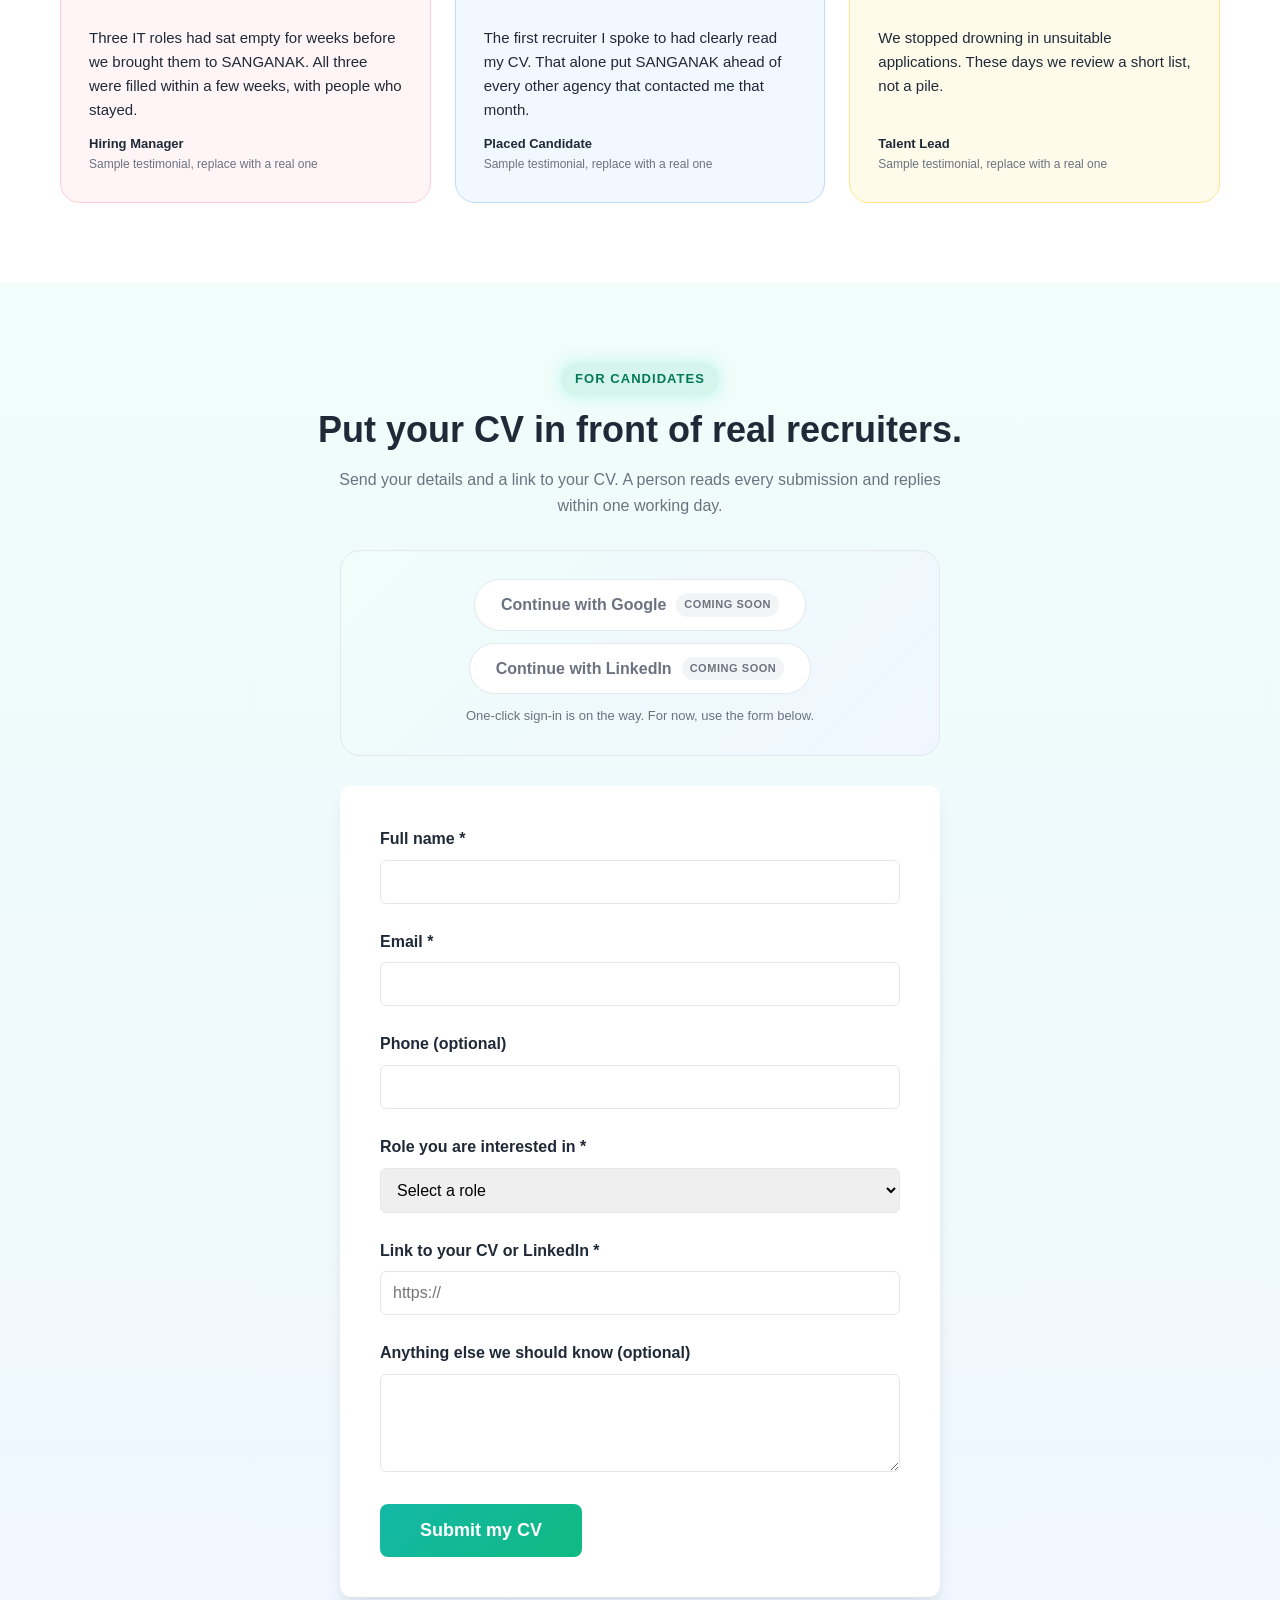
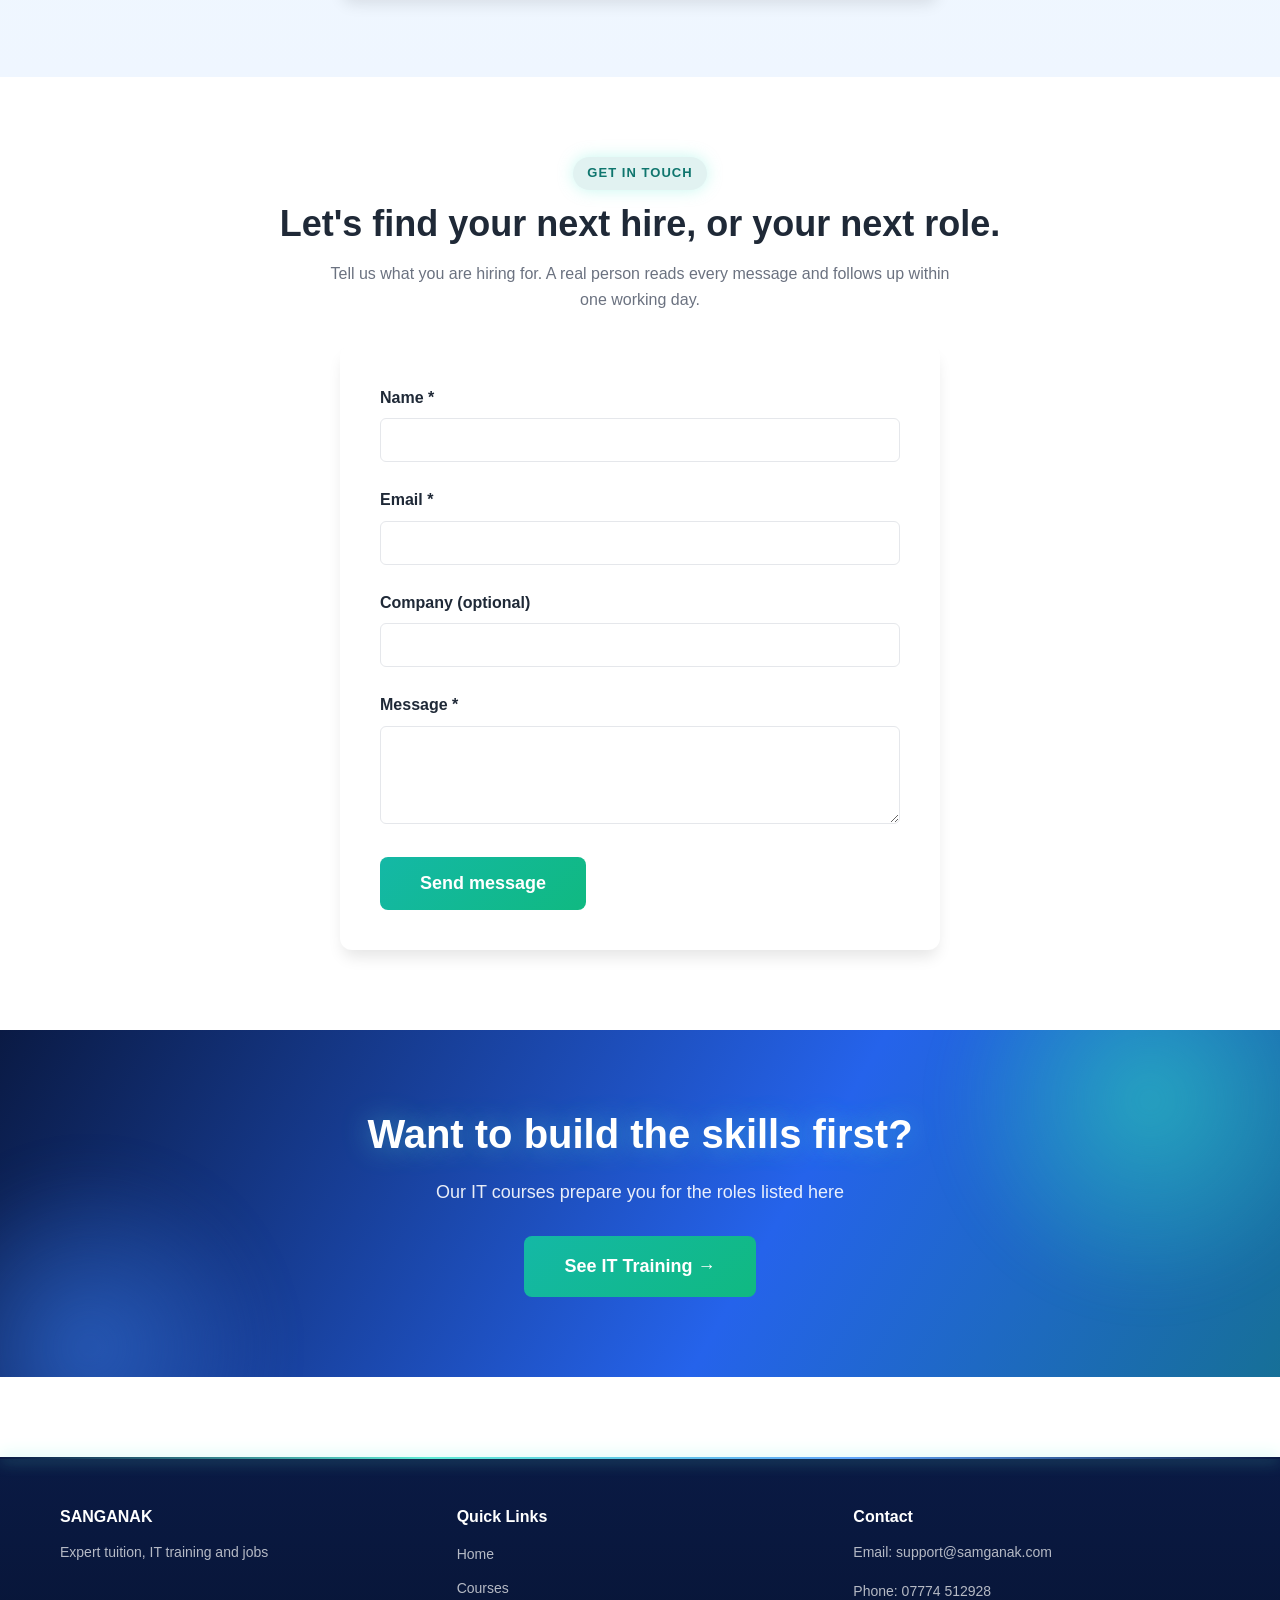
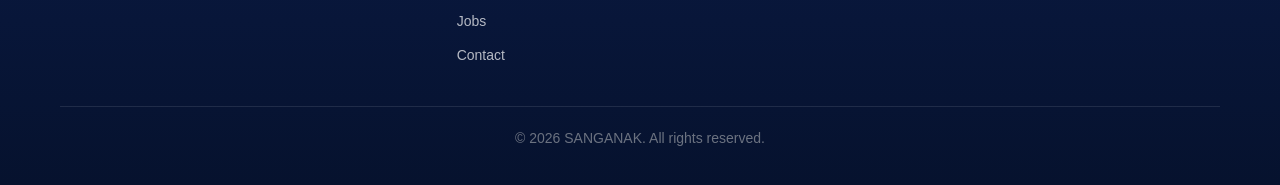
<file: jobs.html>
<!DOCTYPE html>
<html lang="en">
<head>
    <meta charset="UTF-8">
    <meta name="viewport" content="width=device-width, initial-scale=1.0">
    <title>Jobs - SANGANAK</title>
    <meta name="description" content="SANGANAK job portal: open IT roles, CV submission for candidates and hiring support for employers.">
    <link rel="stylesheet" href="css/styles.css">
</head>
<body class="jobs-page">
    <nav class="navbar">
        <div class="container">
            <div class="logo">SANGANAK</div>
            <ul class="nav-links">
                <li><a href="index.html">Home</a></li>
                <li class="nav-tab"><a href="training.html#it">IT Training</a></li>
                <li class="nav-tab"><a href="training.html#gcse">GCSE</a></li>
                <li class="nav-tab"><a href="training.html#alevel">A-Level</a></li>
                <li class="nav-tab"><a href="training.html#y59">Years 5-9</a></li>
                <li class="nav-tab"><a href="training.html#cbse">CBSE</a></li>
                <li><a href="jobs.html">Jobs</a></li>
                <li><a href="booking.html">Booking</a></li>
                <li><a href="about.html">About</a></li>
                <li><a href="contact.html">Contact</a></li>
            </ul>
        </div>
    </nav>

    <!-- Jobs section links -->
    <nav class="subnav" aria-label="On this page">
        <div class="container">
            <a href="#what-we-do">What We Do</a>
            <a href="#how-it-works">How It Works</a>
            <a href="#roles">Open Roles</a>
            <a href="#stories">Stories</a>
            <a href="#candidates">For Candidates</a>
            <a href="#contact">Contact</a>
        </div>
    </nav>

    <!-- Hero -->
    <section class="hero">
        <div class="container">
            <span class="eyebrow">Hiring, done by people who care</span>
            <h1>Getting hired shouldn't feel like a second job.</h1>
            <p>SANGANAK connects employers with skilled, screened IT talent. Our recruiters read the brief and the CV, then make introductions that fit, so companies fill roles faster and candidates hear back from a person, not silence.</p>
            <div class="hero-actions">
                <a href="#contact" class="btn btn-primary">I'm hiring &rarr;</a>
                <a href="#candidates" class="btn btn-outline">I'm looking for work</a>
            </div>
        </div>
    </section>

    <!-- Facts -->
    <section class="fact-strip">
        <div class="container">
            <div class="fact-grid">
                <div class="fact blue"><h3>Free</h3><p>For candidates, always</p></div>
                <div class="fact teal"><h3>1 day</h3><p>Typical reply from a real person</p></div>
                <div class="fact amber"><h3>Screened</h3><p>Skills checked before any introduction</p></div>
                <div class="fact green"><h3>IT focus</h3><p>Data, cloud, software and systems roles</p></div>
            </div>
        </div>
    </section>

    <!-- What we do -->
    <section class="why-us" id="what-we-do">
        <div class="container">
            <span class="eyebrow dark">What we do</span>
            <h2 class="left-h">Everything hiring needs, minus the busywork.</h2>
            <div class="job-cards">
                <div class="job-card">
                    <span class="job-icon i-blue">🔎</span>
                    <h3>Specialist Talent Search</h3>
                    <p>Recruiters who understand the roles they fill, across technical, data and infrastructure hiring, because they know the work and not just the job spec.</p>
                </div>
                <div class="job-card">
                    <span class="job-icon i-amber">✨</span>
                    <h3>Considered Candidate Matching</h3>
                    <p>Every application is weighed against what the role really needs, not keyword-matched. Recruiters review a short list and the busywork disappears.</p>
                </div>
                <div class="job-card">
                    <span class="job-icon i-rose">🤝</span>
                    <h3>Support From Brief to Offer</h3>
                    <p>From the first job description to a signed offer, one team coordinates interviews, feedback and approvals so nothing stalls waiting on a reply.</p>
                </div>
                <div class="job-card">
                    <span class="job-icon i-green">🛡️</span>
                    <h3>Checked and Ready</h3>
                    <p>Each candidate is screened before an employer sees their profile, with reference and skills checks done once and done properly.</p>
                </div>
            </div>
        </div>
    </section>

    <!-- How it works -->
    <section class="how-it-works" id="how-it-works">
        <div class="container">
            <span class="eyebrow dark">How it works</span>
            <h2 class="left-h">Three steps. No spreadsheets required.</h2>
            <div class="steps-grid">
                <div class="step">
                    <div class="step-num s1">1</div>
                    <h3>Tell us what you need</h3>
                    <p>Share the role, the team and what good looks like. It is a real conversation with a recruiter who asks follow-up questions, not a generic intake form.</p>
                </div>
                <div class="step">
                    <div class="step-num s2">2</div>
                    <h3>We match and shortlist</h3>
                    <p>Candidates are scored against your real requirements. You see a short, honest list instead of a hundred CVs to sort through yourself.</p>
                </div>
                <div class="step">
                    <div class="step-num s3">3</div>
                    <h3>You hire with confidence</h3>
                    <p>Interviews, feedback and offer logistics are coordinated end to end, so the only decision left is who to hire.</p>
                </div>
            </div>
        </div>
    </section>

    <!-- Open roles -->
    <section class="alternate" id="roles">
        <div class="container">
            <span class="eyebrow dark">Open roles</span>
            <h2>Current opportunities.</h2>
            <div class="role-filters" id="role-filters" role="group" aria-label="Filter roles"></div>
            <div class="roles-list" id="roles-list"></div>
            <p class="section-intro">Don't see the right role? Send your CV below and we will match you when something suitable comes in.</p>
        </div>
    </section>

    <!-- Stories -->
    <section id="stories">
        <div class="container">
            <span class="eyebrow dark">Stories</span>
            <h2 class="left-h">From companies and candidates alike.</h2>
            <div class="story-grid">
                <figure class="story rose">
                    <span class="story-mark" aria-hidden="true">&ldquo;</span>
                    <blockquote>Three IT roles had sat empty for weeks before we brought them to SANGANAK. All three were filled within a few weeks, with people who stayed.</blockquote>
                    <figcaption><strong>Hiring Manager</strong><span>Sample testimonial, replace with a real one</span></figcaption>
                </figure>
                <figure class="story sky">
                    <span class="story-mark" aria-hidden="true">&ldquo;</span>
                    <blockquote>The first recruiter I spoke to had clearly read my CV. That alone put SANGANAK ahead of every other agency that contacted me that month.</blockquote>
                    <figcaption><strong>Placed Candidate</strong><span>Sample testimonial, replace with a real one</span></figcaption>
                </figure>
                <figure class="story sun">
                    <span class="story-mark" aria-hidden="true">&ldquo;</span>
                    <blockquote>We stopped drowning in unsuitable applications. These days we review a short list, not a pile.</blockquote>
                    <figcaption><strong>Talent Lead</strong><span>Sample testimonial, replace with a real one</span></figcaption>
                </figure>
            </div>
        </div>
    </section>

    <!-- Candidates -->
    <section class="alternate" id="candidates">
        <div class="container">
            <span class="eyebrow dark green">For candidates</span>
            <h2>Put your CV in front of real recruiters.</h2>
            <p class="section-intro">Send your details and a link to your CV. A person reads every submission and replies within one working day.</p>
            <div class="signin-box">
                <button type="button" class="signin-btn" disabled>Continue with Google <span class="soon">Coming soon</span></button>
                <button type="button" class="signin-btn" disabled>Continue with LinkedIn <span class="soon">Coming soon</span></button>
                <p class="signin-note">One-click sign-in is on the way. For now, use the form below.</p>
            </div>
            <form class="contact-form" action="https://formspree.io/f/YOUR_FORM_ID" method="POST">
                <input type="hidden" name="type" value="Candidate">
                <div class="form-group">
                    <label for="c-name">Full name *</label>
                    <input type="text" id="c-name" name="name" required>
                </div>
                <div class="form-group">
                    <label for="c-email">Email *</label>
                    <input type="email" id="c-email" name="email" required>
                </div>
                <div class="form-group">
                    <label for="c-phone">Phone (optional)</label>
                    <input type="tel" id="c-phone" name="phone">
                </div>
                <div class="form-group">
                    <label for="c-role">Role you are interested in *</label>
                    <select id="c-role" name="role" required>
                        <option value="">Select a role</option>
                    </select>
                </div>
                <div class="form-group">
                    <label for="c-cv">Link to your CV or LinkedIn *</label>
                    <input type="url" id="c-cv" name="cv_link" placeholder="https://" required>
                </div>
                <div class="form-group">
                    <label for="c-message">Anything else we should know (optional)</label>
                    <textarea id="c-message" name="message" rows="4"></textarea>
                </div>
                <button type="submit" class="btn btn-primary btn-large">Submit my CV</button>
            </form>
        </div>
    </section>

    <!-- Contact / employers -->
    <section id="contact">
        <div class="container">
            <span class="eyebrow dark">Get in touch</span>
            <h2>Let's find your next hire, or your next role.</h2>
            <p class="section-intro">Tell us what you are hiring for. A real person reads every message and follows up within one working day.</p>
            <form class="contact-form" action="https://formspree.io/f/YOUR_FORM_ID" method="POST">
                <input type="hidden" name="type" value="Employer">
                <div class="form-group">
                    <label for="e-name">Name *</label>
                    <input type="text" id="e-name" name="name" required>
                </div>
                <div class="form-group">
                    <label for="e-email">Email *</label>
                    <input type="email" id="e-email" name="email" required>
                </div>
                <div class="form-group">
                    <label for="e-company">Company (optional)</label>
                    <input type="text" id="e-company" name="company">
                </div>
                <div class="form-group">
                    <label for="e-message">Message *</label>
                    <textarea id="e-message" name="message" rows="4" required></textarea>
                </div>
                <button type="submit" class="btn btn-primary btn-large">Send message</button>
            </form>
        </div>
    </section>

    <section class="cta">
        <div class="container">
            <h2>Want to build the skills first?</h2>
            <p>Our IT courses prepare you for the roles listed here</p>
            <a href="training.html#it" class="btn btn-primary btn-large">See IT Training &rarr;</a>
        </div>
    </section>

    <footer class="footer">
        <div class="container">
            <div class="footer-content">
                <div class="footer-section">
                    <h4>SANGANAK</h4>
                    <p>Expert tuition, IT training and jobs</p>
                </div>
                <div class="footer-section">
                    <h4>Quick Links</h4>
                    <ul>
                        <li><a href="index.html">Home</a></li>
                        <li><a href="training.html">Courses</a></li>
                        <li><a href="jobs.html">Jobs</a></li>
                        <li><a href="contact.html">Contact</a></li>
                    </ul>
                </div>
                <div class="footer-section">
                    <h4>Contact</h4>
                    <p>Email: support@samganak.com</p>
                    <p>Phone: 07774 512928</p>
                </div>
            </div>
            <div class="footer-bottom">
                <p>&copy; 2026 SANGANAK. All rights reserved.</p>
            </div>
        </div>
    </footer>

    <script src="js/main.js"></script>
    <script src="js/jobs.js"></script>
</body>
</html>
</file>
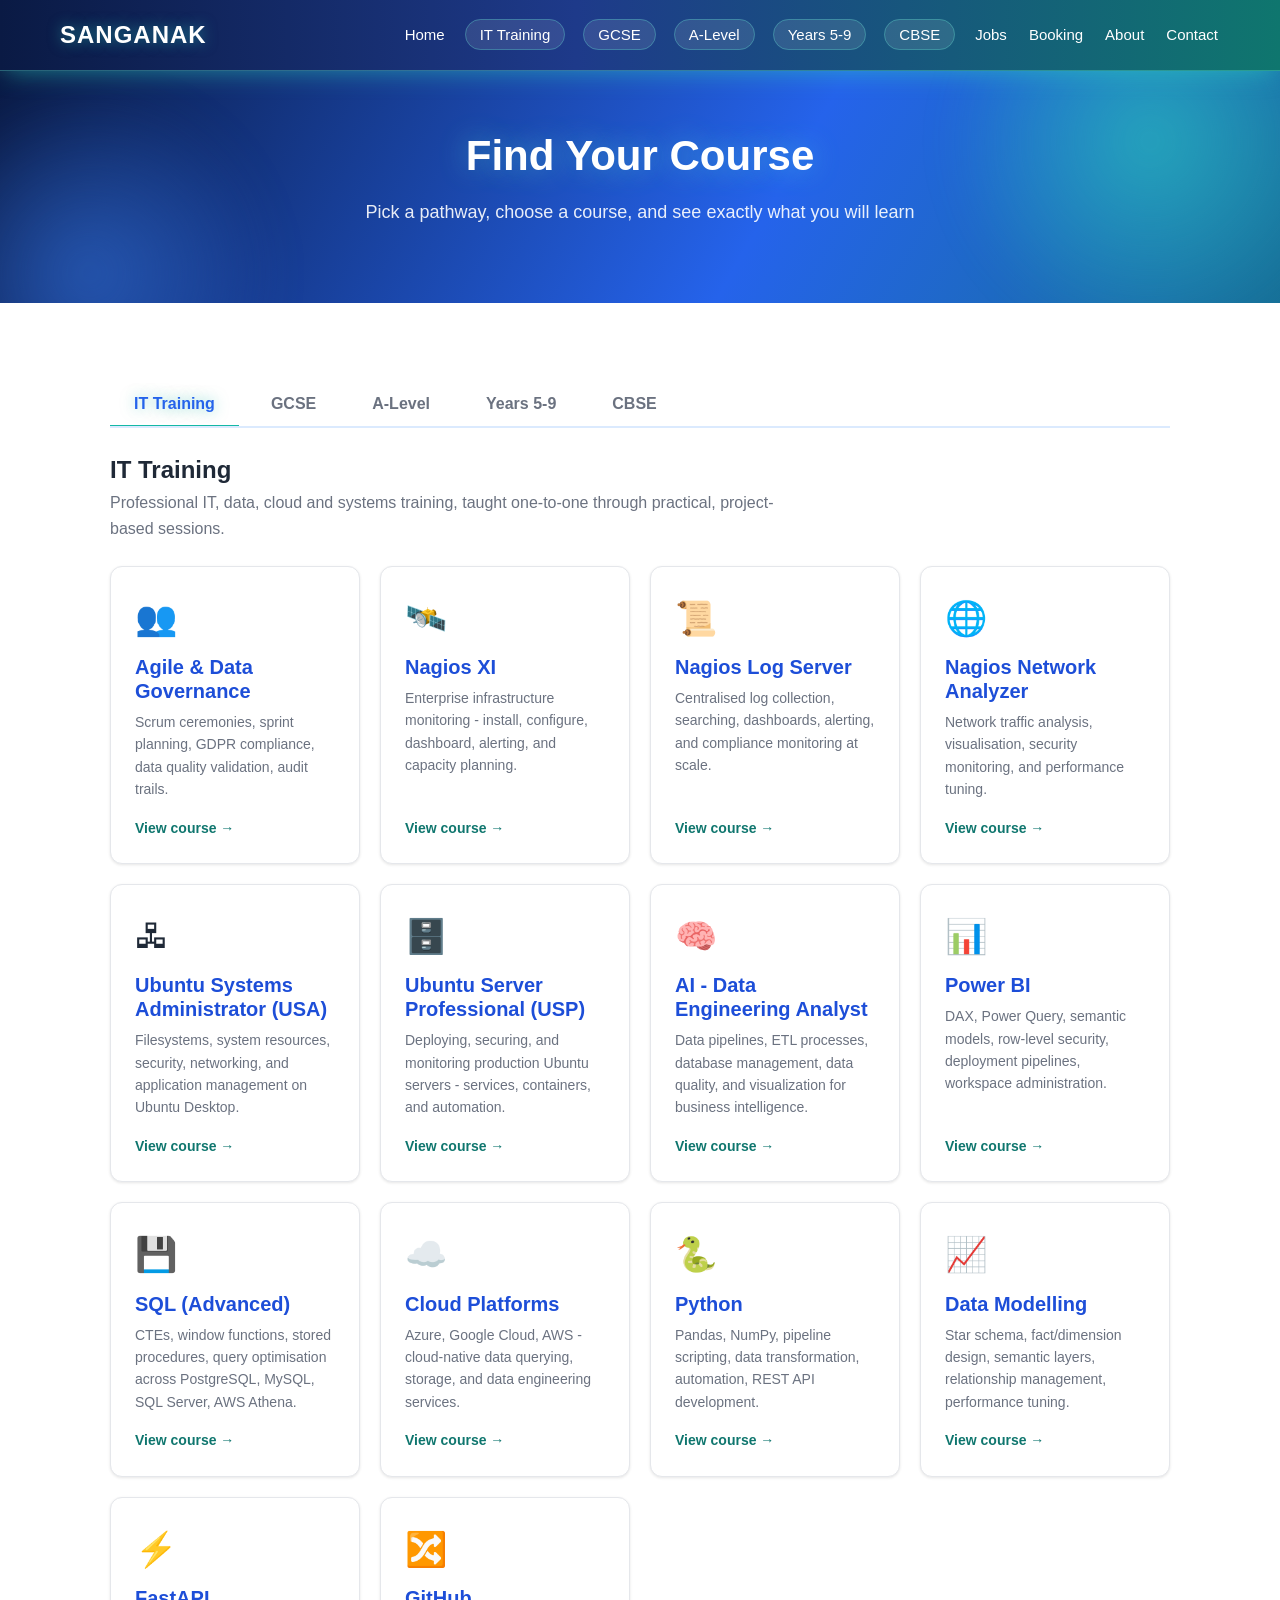
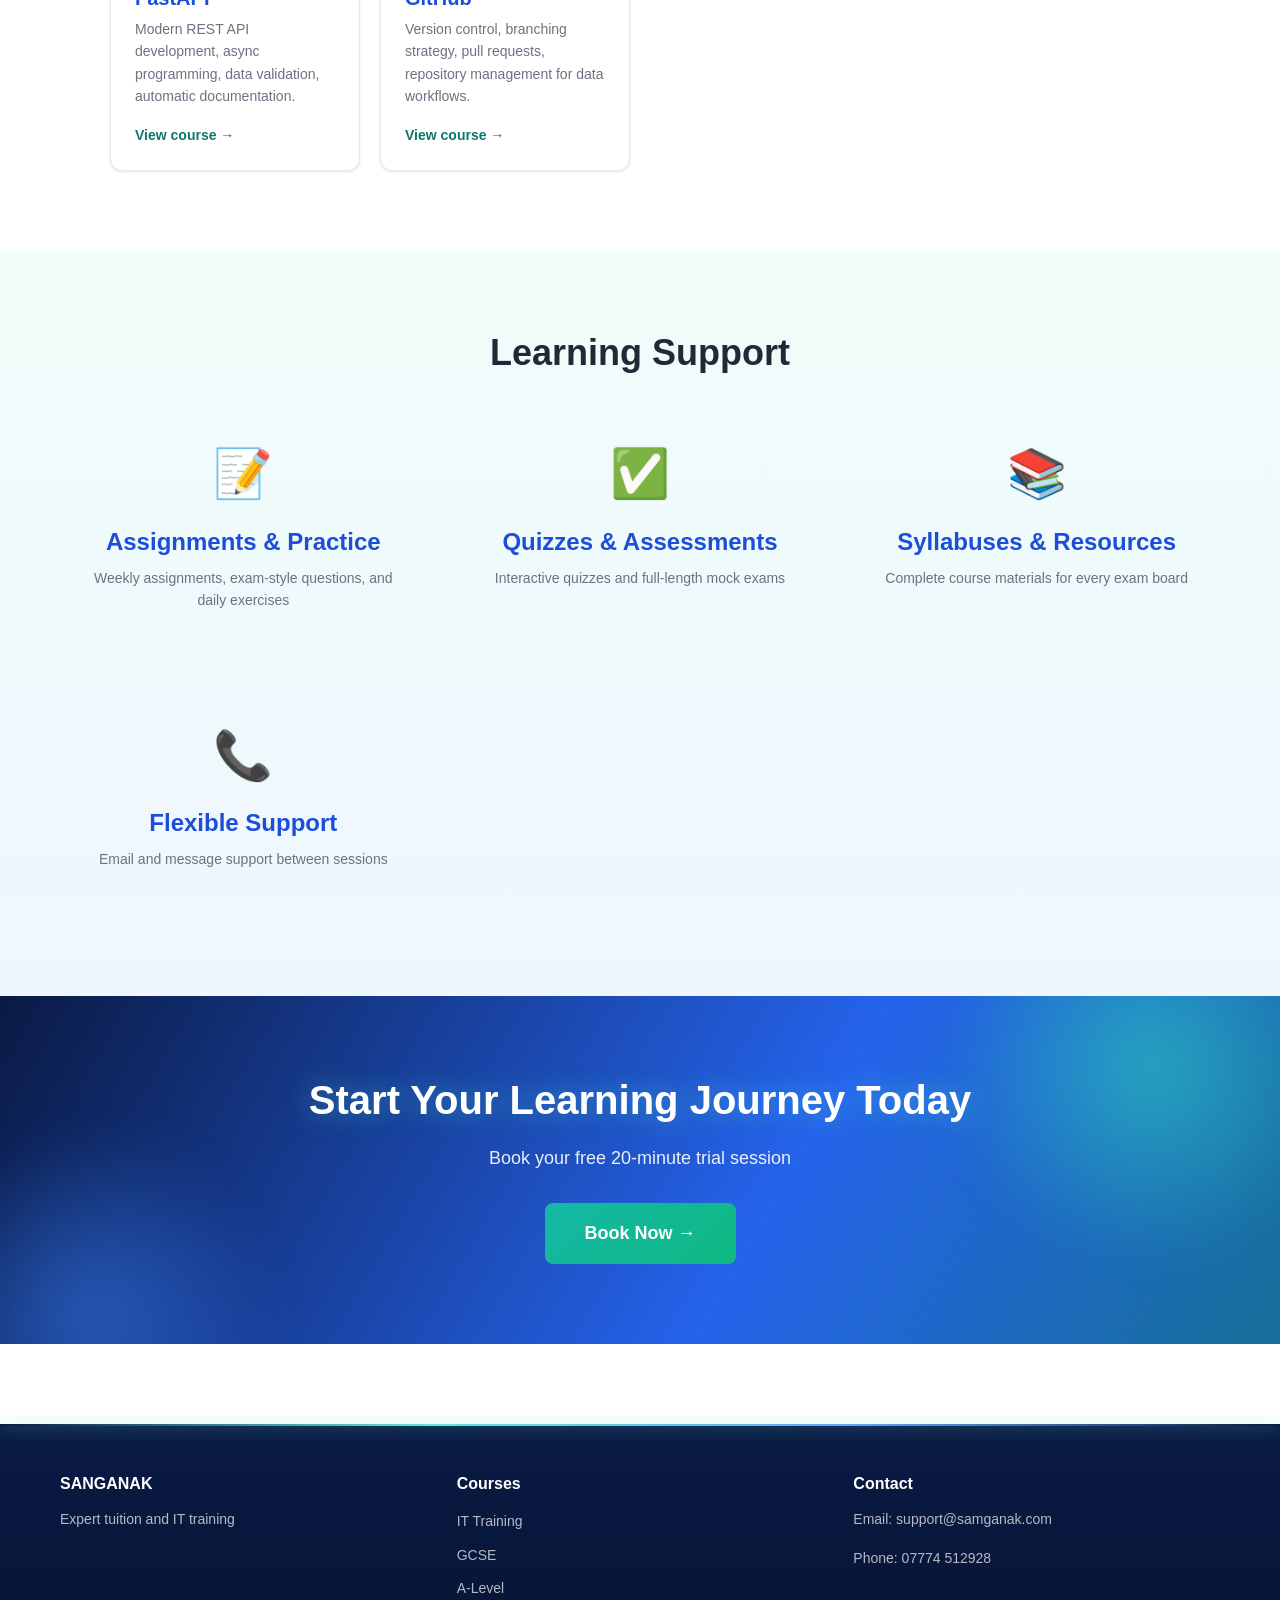
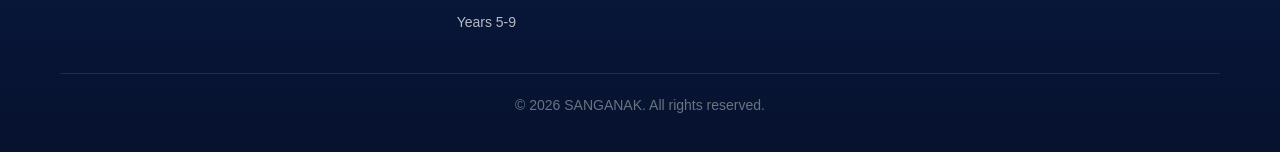
<file: training.html>
<!DOCTYPE html>
<html lang="en">
<head>
    <meta charset="UTF-8">
    <meta name="viewport" content="width=device-width, initial-scale=1.0">
    <title>Courses - SANGANAK</title>
    <link rel="stylesheet" href="css/styles.css">
</head>
<body>
    <nav class="navbar">
        <div class="container">
            <div class="logo">SANGANAK</div>
            <ul class="nav-links">
                <li><a href="index.html">Home</a></li>
                <li class="nav-tab"><a href="training.html#it">IT Training</a></li>
                <li class="nav-tab"><a href="training.html#gcse">GCSE</a></li>
                <li class="nav-tab"><a href="training.html#alevel">A-Level</a></li>
                <li class="nav-tab"><a href="training.html#y59">Years 5-9</a></li>
                <li class="nav-tab"><a href="training.html#cbse">CBSE</a></li>
                <li><a href="jobs.html">Jobs</a></li>
                <li><a href="booking.html">Booking</a></li>
                <li><a href="about.html">About</a></li>
                <li><a href="contact.html">Contact</a></li>
            </ul>
        </div>
    </nav>

    <section class="training-header">
        <div class="container">
            <h1>Find Your Course</h1>
            <p>Pick a pathway, choose a course, and see exactly what you will learn</p>
        </div>
    </section>

    <section class="course-tabs-section">
        <div class="container">
            <div id="course-tabs">
                <div class="tab-buttons" role="tablist" aria-label="Course pathways"></div>
                <div class="tab-panels"></div>
                <noscript><p>Please enable JavaScript to browse courses, or <a href="contact.html">contact us</a> for the full list.</p></noscript>
            </div>
        </div>
    </section>

    <section class="support-services">
        <div class="container">
            <h2>Learning Support</h2>
            <div class="features-grid">
                <div class="feature">
                    <div class="feature-icon">📝</div>
                    <h3>Assignments & Practice</h3>
                    <p>Weekly assignments, exam-style questions, and daily exercises</p>
                </div>
                <div class="feature">
                    <div class="feature-icon">✅</div>
                    <h3>Quizzes & Assessments</h3>
                    <p>Interactive quizzes and full-length mock exams</p>
                </div>
                <div class="feature">
                    <div class="feature-icon">📚</div>
                    <h3>Syllabuses & Resources</h3>
                    <p>Complete course materials for every exam board</p>
                </div>
                <div class="feature">
                    <div class="feature-icon">📞</div>
                    <h3>Flexible Support</h3>
                    <p>Email and message support between sessions</p>
                </div>
            </div>
        </div>
    </section>

    <section class="cta">
        <div class="container">
            <h2>Start Your Learning Journey Today</h2>
            <p>Book your free 20-minute trial session</p>
            <a href="booking.html" class="btn btn-primary btn-large">Book Now &rarr;</a>
        </div>
    </section>

    <footer class="footer">
        <div class="container">
            <div class="footer-content">
                <div class="footer-section">
                    <h4>SANGANAK</h4>
                    <p>Expert tuition and IT training</p>
                </div>
                <div class="footer-section">
                    <h4>Courses</h4>
                    <ul>
                        <li><a href="training.html#it">IT Training</a></li>
                        <li><a href="training.html#gcse">GCSE</a></li>
                        <li><a href="training.html#alevel">A-Level</a></li>
                        <li><a href="training.html#y59">Years 5-9</a></li>
                    </ul>
                </div>
                <div class="footer-section">
                    <h4>Contact</h4>
                    <p>Email: support@samganak.com</p>
                    <p>Phone: 07774 512928</p>
                </div>
            </div>
            <div class="footer-bottom">
                <p>&copy; 2026 SANGANAK. All rights reserved.</p>
            </div>
        </div>
    </footer>

    <script src="js/main.js"></script>
    <script src="js/courses.js"></script>
</body>
</html>
</file>
<file: css/styles.css>
/* ===== GLOBAL STYLES ===== */
* {
    margin: 0;
    padding: 0;
    box-sizing: border-box;
}

:root {
    --primary: #1d4ed8;
    --primary-dark: #1e40af;
    --primary-light: #3b82f6;
    --secondary: #0d9488;
    --secondary-dark: #0f766e;
    --secondary-light: #14b8a6;
    --success: #10b981;
    --danger: #ef4444;
    --warning: #f59e0b;
    --gray-50: #f9fafb;
    --gray-100: #f3f4f6;
    --gray-200: #e5e7eb;
    --gray-300: #d1d5db;
    --gray-500: #6b7280;
    --gray-700: #374151;
    --gray-900: #111827;
    --text-primary: #1f2937;
    --text-secondary: #6b7280;
    --border: #e5e7eb;
    --shadow: 0 1px 3px 0 rgba(0, 0, 0, 0.1);
    --shadow-lg: 0 10px 15px -3px rgba(0, 0, 0, 0.1);
}

html {
    scroll-behavior: smooth;
}

body {
    font-family: -apple-system, BlinkMacSystemFont, 'Segoe UI', Roboto, Oxygen, Ubuntu, Cantarell, sans-serif;
    font-size: 16px;
    line-height: 1.6;
    color: var(--text-primary);
    background-color: #ffffff;
}

.container {
    max-width: 1200px;
    margin: 0 auto;
    padding: 0 20px;
}

/* ===== NAVIGATION ===== */
.navbar {
    background: linear-gradient(135deg, var(--primary), var(--secondary));
    color: white;
    padding: 1rem 0;
    position: sticky;
    top: 0;
    z-index: 100;
    box-shadow: var(--shadow);
}

.navbar .container {
    display: flex;
    justify-content: space-between;
    align-items: center;
}

.logo {
    font-size: 24px;
    font-weight: bold;
    letter-spacing: 1px;
}

.nav-links {
    display: flex;
    list-style: none;
    gap: 30px;
}

.nav-links a {
    color: white;
    text-decoration: none;
    font-weight: 500;
    transition: opacity 0.2s;
}

.nav-links a:hover {
    opacity: 0.8;
}

/* ===== BUTTONS ===== */
.btn {
    display: inline-block;
    padding: 12px 30px;
    border-radius: 8px;
    text-decoration: none;
    font-weight: 600;
    border: none;
    cursor: pointer;
    transition: all 0.3s ease;
    font-size: 16px;
}

.btn-primary {
    background: var(--success);
    color: white;
}

.btn-primary:hover {
    background: #059669;
    transform: translateY(-2px);
    box-shadow: var(--shadow-lg);
}

.btn-secondary {
    background: var(--primary);
    color: white;
}

.btn-secondary:hover {
    background: var(--primary-dark);
    transform: translateY(-2px);
}

.btn-large {
    padding: 16px 40px;
    font-size: 18px;
}

/* ===== TYPOGRAPHY ===== */
h1, h2, h3, h4, h5, h6 {
    font-weight: 700;
    line-height: 1.2;
    margin-bottom: 1rem;
}

h1 {
    font-size: 48px;
}

h2 {
    font-size: 36px;
    text-align: center;
    margin-bottom: 2rem;
}

h3 {
    font-size: 24px;
}

p {
    margin-bottom: 1rem;
    color: var(--text-secondary);
}

/* ===== HERO SECTION ===== */
.hero {
    background: linear-gradient(135deg, var(--primary), var(--secondary));
    color: white;
    padding: 120px 0;
    text-align: center;
}

.hero h1 {
    font-size: 48px;
    margin-bottom: 20px;
    color: white;
}

.hero p {
    font-size: 20px;
    margin-bottom: 30px;
    color: rgba(255, 255, 255, 0.9);
}

.hero-subtitle {
    font-size: 18px;
    font-weight: 500;
}

/* ===== SECTIONS ===== */
section {
    padding: 80px 0;
}

section.alternate {
    background-color: var(--gray-50);
}

.booking-header,
.training-header,
.contact-header,
.about-header {
    background: linear-gradient(135deg, var(--primary), var(--secondary));
    color: white;
    padding: 60px 0;
    text-align: center;
}

.booking-header h1,
.training-header h1,
.contact-header h1,
.about-header h1 {
    color: white;
    font-size: 42px;
}

.booking-header p,
.training-header p,
.contact-header p,
.about-header p {
    color: rgba(255, 255, 255, 0.9);
    font-size: 18px;
}

/* ===== GRIDS ===== */
.courses-grid {
    display: grid;
    grid-template-columns: repeat(auto-fit, minmax(280px, 1fr));
    gap: 30px;
    margin-bottom: 40px;
}

.course-card {
    background: white;
    border: 1px solid var(--border);
    border-radius: 12px;
    padding: 30px;
    text-align: center;
    transition: all 0.3s ease;
    box-shadow: var(--shadow);
}

.course-card:hover {
    transform: translateY(-5px);
    box-shadow: var(--shadow-lg);
    border-color: var(--secondary);
}

.course-icon {
    font-size: 48px;
    margin-bottom: 15px;
    display: block;
}

.course-card h3 {
    color: var(--primary);
    margin-bottom: 10px;
}

.course-card p {
    font-size: 14px;
    margin-bottom: 10px;
}

.course-desc {
    font-size: 13px;
    color: var(--gray-500);
}

/* ===== COURSES DETAILED ===== */
.courses-detailed {
    display: grid;
    grid-template-columns: repeat(auto-fit, minmax(300px, 1fr));
    gap: 30px;
    margin-bottom: 40px;
}

.course-detail {
    background: white;
    border-left: 4px solid var(--secondary);
    padding: 25px;
    border-radius: 8px;
    box-shadow: var(--shadow);
}

.course-detail h3 {
    color: var(--primary);
    margin-bottom: 15px;
    font-size: 20px;
}

.course-detail p {
    margin-bottom: 15px;
    font-size: 14px;
}

.syllabus {
    list-style: none;
    text-align: left;
}

.syllabus li {
    padding: 8px 0;
    font-size: 14px;
    color: var(--text-secondary);
    border-bottom: 1px solid var(--gray-200);
}

.syllabus li:last-child {
    border-bottom: none;
}

.syllabus li:before {
    content: "✓ ";
    color: var(--success);
    font-weight: bold;
    margin-right: 8px;
}

/* ===== FEATURES GRID ===== */
.features-grid {
    display: grid;
    grid-template-columns: repeat(auto-fit, minmax(280px, 1fr));
    gap: 30px;
}

.feature {
    text-align: center;
    padding: 30px;
}

.feature-icon {
    font-size: 48px;
    margin-bottom: 15px;
    display: block;
}

.feature h3 {
    color: var(--primary);
    margin-bottom: 10px;
}

.feature p {
    font-size: 14px;
    color: var(--text-secondary);
}

/* ===== PRICING ===== */
.pricing-grid {
    display: grid;
    grid-template-columns: repeat(auto-fit, minmax(280px, 1fr));
    gap: 30px;
    max-width: 1100px;
    margin: 0 auto;
}

.pricing-card {
    background: white;
    border: 2px solid var(--border);
    border-radius: 12px;
    padding: 30px;
    text-align: center;
    position: relative;
    transition: all 0.3s ease;
}

.pricing-card:hover {
    border-color: var(--secondary);
    transform: translateY(-10px);
    box-shadow: var(--shadow-lg);
}

.pricing-card.featured {
    border-color: var(--secondary);
    background: linear-gradient(135deg, rgba(13, 148, 136, 0.05), rgba(32, 201, 51, 0.05));
}

.popular-badge {
    position: absolute;
    top: -12px;
    left: 50%;
    transform: translateX(-50%);
    background: var(--secondary);
    color: white;
    padding: 6px 16px;
    border-radius: 20px;
    font-size: 12px;
    font-weight: 600;
}

.pricing-card h3 {
    font-size: 22px;
    margin-top: 10px;
}

.price {
    font-size: 28px;
    font-weight: 700;
    color: var(--secondary);
    margin: 20px 0;
}

.total {
    font-size: 16px;
    color: var(--text-secondary);
    margin-bottom: 20px;
}

.pricing-card ul {
    list-style: none;
    text-align: left;
    margin: 25px 0;
}

.pricing-card li {
    padding: 10px 0;
    font-size: 14px;
    border-bottom: 1px solid var(--gray-200);
}

.pricing-card li:last-child {
    border-bottom: none;
}

.pricing-card li:before {
    content: "✓ ";
    color: var(--success);
    font-weight: bold;
    margin-right: 8px;
}

/* ===== FORMS ===== */
.booking-form,
.contact-form {
    background: white;
    padding: 40px;
    border-radius: 12px;
    max-width: 600px;
    margin: 0 auto;
    box-shadow: var(--shadow-lg);
}

.form-group {
    margin-bottom: 25px;
}

.form-group label {
    display: block;
    margin-bottom: 8px;
    font-weight: 600;
    color: var(--text-primary);
}

.form-group input,
.form-group select,
.form-group textarea {
    width: 100%;
    padding: 12px;
    border: 1px solid var(--border);
    border-radius: 6px;
    font-size: 16px;
    font-family: inherit;
    transition: border-color 0.2s;
}

.form-group input:focus,
.form-group select:focus,
.form-group textarea:focus {
    outline: none;
    border-color: var(--secondary);
    box-shadow: 0 0 0 3px rgba(13, 148, 136, 0.1);
}

.form-group.checkbox {
    display: flex;
    align-items: center;
}

.form-group.checkbox input {
    width: auto;
    margin-right: 10px;
}

.form-group.checkbox label {
    margin-bottom: 0;
}

/* ===== FAQ ===== */
.faq-grid {
    display: grid;
    grid-template-columns: repeat(auto-fit, minmax(300px, 1fr));
    gap: 30px;
}

.faq-item {
    background: white;
    padding: 25px;
    border-radius: 8px;
    border-left: 4px solid var(--secondary);
    box-shadow: var(--shadow);
}

.faq-item h3 {
    color: var(--primary);
    margin-bottom: 12px;
    font-size: 18px;
}

.faq-item p {
    font-size: 14px;
    color: var(--text-secondary);
}

/* ===== TESTIMONIALS ===== */
.testimonials-grid {
    display: grid;
    grid-template-columns: repeat(auto-fit, minmax(300px, 1fr));
    gap: 30px;
}

.testimonial {
    background: white;
    padding: 30px;
    border-radius: 8px;
    border-left: 4px solid var(--secondary);
    box-shadow: var(--shadow);
}

.quote {
    font-style: italic;
    font-size: 16px;
    margin-bottom: 15px;
    color: var(--text-primary);
}

.author {
    font-weight: 600;
    color: var(--secondary);
    font-size: 14px;
}

/* ===== ABOUT SECTIONS ===== */
.story-content {
    max-width: 800px;
    margin: 0 auto;
    text-align: center;
}

.story-content p {
    font-size: 16px;
    line-height: 1.8;
    color: var(--text-secondary);
}

.mission-grid {
    display: grid;
    grid-template-columns: repeat(auto-fit, minmax(250px, 1fr));
    gap: 30px;
}

.mission-card {
    background: white;
    padding: 30px;
    border-radius: 8px;
    border-top: 4px solid var(--secondary);
    box-shadow: var(--shadow);
    text-align: center;
}

.mission-card h3 {
    color: var(--primary);
    margin-bottom: 15px;
}

.mission-card ul {
    list-style: none;
    text-align: left;
}

.mission-card li {
    padding: 8px 0;
    font-size: 14px;
}

.mission-card li:before {
    content: "• ";
    color: var(--secondary);
    font-weight: bold;
    margin-right: 8px;
}

.reasons-grid {
    display: grid;
    grid-template-columns: repeat(auto-fit, minmax(280px, 1fr));
    gap: 30px;
}

.reason {
    background: white;
    padding: 25px;
    border-radius: 8px;
    border-left: 4px solid var(--secondary);
    box-shadow: var(--shadow);
}

.reason h3 {
    color: var(--primary);
    margin-bottom: 12px;
    font-size: 18px;
}

.reason p {
    font-size: 14px;
    color: var(--text-secondary);
}

/* ===== STATS ===== */
.stats {
    background: linear-gradient(135deg, var(--primary), var(--secondary));
    color: white;
}

.stats-grid {
    display: grid;
    grid-template-columns: repeat(auto-fit, minmax(200px, 1fr));
    gap: 40px;
}

.stat {
    text-align: center;
}

.stat h3 {
    font-size: 42px;
    color: white;
    margin-bottom: 10px;
}

.stat p {
    font-size: 16px;
    color: rgba(255, 255, 255, 0.9);
}

/* ===== CTA ===== */
.cta {
    background: linear-gradient(135deg, var(--primary), var(--secondary));
    color: white;
    text-align: center;
    padding: 80px 0;
}

.cta h2 {
    color: white;
    font-size: 40px;
    margin-bottom: 20px;
}

.cta p {
    font-size: 18px;
    color: rgba(255, 255, 255, 0.9);
    margin-bottom: 30px;
}

/* ===== FOOTER ===== */
.footer {
    background: var(--gray-900);
    color: white;
    padding: 50px 0 20px;
    margin-top: 80px;
}

.footer-content {
    display: grid;
    grid-template-columns: repeat(auto-fit, minmax(250px, 1fr));
    gap: 30px;
    margin-bottom: 30px;
}

.footer-section h4 {
    color: white;
    margin-bottom: 15px;
}

.footer-section p {
    color: rgba(255, 255, 255, 0.7);
    font-size: 14px;
}

.footer-section ul {
    list-style: none;
}

.footer-section ul li {
    margin-bottom: 8px;
}

.footer-section a {
    color: rgba(255, 255, 255, 0.7);
    text-decoration: none;
    font-size: 14px;
    transition: color 0.2s;
}

.footer-section a:hover {
    color: white;
}

.footer-bottom {
    text-align: center;
    padding-top: 20px;
    border-top: 1px solid rgba(255, 255, 255, 0.1);
    color: rgba(255, 255, 255, 0.7);
    font-size: 14px;
}

/* ===== SUPPORT SERVICES ===== */
.support-services {
    background: var(--gray-50);
}

.commitment-list {
    list-style: none;
    max-width: 700px;
    margin: 30px auto 0;
    text-align: left;
}

.commitment-list li {
    padding: 12px 0;
    padding-left: 30px;
    position: relative;
    font-size: 16px;
    color: var(--text-secondary);
}

.commitment-list li:before {
    content: "✓";
    position: absolute;
    left: 0;
    color: var(--success);
    font-weight: bold;
    font-size: 18px;
}

/* ===== INFO GRID ===== */
.info-grid {
    display: grid;
    grid-template-columns: repeat(auto-fit, minmax(200px, 1fr));
    gap: 30px;
    margin: 40px 0;
}

.info-card {
    background: white;
    padding: 30px;
    border-radius: 8px;
    text-align: center;
    border: 1px solid var(--border);
    box-shadow: var(--shadow);
}

.info-card h3 {
    color: var(--primary);
    margin-bottom: 15px;
}

.info-card p {
    font-size: 16px;
}

.info-card a {
    color: var(--secondary);
    text-decoration: none;
    font-weight: 600;
}

.info-card a:hover {
    text-decoration: underline;
}

/* ===== SUBJECT CARDS ===== */
.subjects-grid {
    display: grid;
    grid-template-columns: repeat(auto-fit, minmax(150px, 1fr));
    gap: 20px;
    margin-bottom: 40px;
}

.subject-card {
    background: white;
    border: 2px solid var(--border);
    border-radius: 8px;
    padding: 20px;
    text-align: center;
    cursor: pointer;
    transition: all 0.3s ease;
}

.subject-card:hover {
    border-color: var(--secondary);
    transform: translateY(-5px);
    box-shadow: var(--shadow-lg);
}

.subject-card h3 {
    color: var(--primary);
    font-size: 18px;
    margin-bottom: 8px;
}

.subject-card p {
    font-size: 12px;
    color: var(--text-secondary);
}

/* ===== RESPONSIVE ===== */
@media (max-width: 768px) {
    .hero h1 {
        font-size: 32px;
    }

    h2 {
        font-size: 28px;
    }

    .nav-links {
        gap: 15px;
        flex-wrap: wrap;
    }

    .nav-links a {
        font-size: 14px;
    }

    section {
        padding: 40px 0;
    }

    .courses-grid,
    .features-grid,
    .pricing-grid,
    .faq-grid,
    .testimonials-grid,
    .reasons-grid {
        grid-template-columns: 1fr;
    }

    .booking-form,
    .contact-form {
        padding: 20px;
    }

    .stat h3 {
        font-size: 32px;
    }

    .cta h2 {
        font-size: 28px;
    }
}

@media (max-width: 480px) {
    .logo {
        font-size: 20px;
    }

    .nav-links {
        gap: 10px;
    }

    .hero h1 {
        font-size: 24px;
    }

    .hero p {
        font-size: 16px;
    }

    .btn {
        padding: 10px 20px;
        font-size: 14px;
    }

    h2 {
        font-size: 22px;
    }

    .course-card {
        padding: 20px;
    }
}

/* ===== HERO EXTRAS ===== */
.eyebrow {
    display: inline-block;
    padding: 6px 14px;
    border-radius: 999px;
    background: rgba(255, 255, 255, 0.15);
    color: white;
    font-size: 13px;
    font-weight: 600;
    letter-spacing: 0.08em;
    text-transform: uppercase;
    margin-bottom: 20px;
}

.eyebrow.dark {
    display: block;
    width: fit-content;
    margin: 0 auto 12px;
    background: rgba(13, 148, 136, 0.12);
    color: var(--secondary-dark);
}

.hero p {
    max-width: 720px;
    margin-left: auto;
    margin-right: auto;
}

.hero-actions {
    display: flex;
    gap: 16px;
    justify-content: center;
    flex-wrap: wrap;
}

.btn-outline {
    background: transparent;
    color: white;
    border: 2px solid rgba(255, 255, 255, 0.85);
}

.btn-outline:hover {
    background: rgba(255, 255, 255, 0.15);
    transform: translateY(-2px);
}

.section-intro {
    text-align: center;
    max-width: 640px;
    margin: -1rem auto 2rem;
}

.features-grid.four {
    grid-template-columns: repeat(auto-fit, minmax(220px, 1fr));
}

/* ===== COURSE TABS ===== */
.course-tabs-section .container {
    max-width: 1100px;
}

.tab-buttons {
    display: flex;
    gap: 8px;
    border-bottom: 2px solid var(--border);
    margin-bottom: 28px;
    overflow-x: auto;
    overflow-y: hidden;
}

.tab-btn {
    padding: 12px 24px;
    border: none;
    background: none;
    font-size: 16px;
    font-weight: 600;
    font-family: inherit;
    cursor: pointer;
    color: var(--gray-500);
    border-bottom: 3px solid transparent;
    margin-bottom: -2px;
    white-space: nowrap;
    transition: color 0.2s, border-color 0.2s;
}

.tab-btn:hover,
.tab-btn.active {
    color: var(--primary);
    border-bottom-color: var(--primary);
}

.tab-btn:focus-visible,
.course-tile:focus-visible,
.start-card:focus-visible {
    outline: 3px solid var(--secondary-light);
    outline-offset: 2px;
}

.tab-content {
    display: none;
}

.tab-content.active {
    display: block;
}

.tab-content h3 {
    text-align: left;
    margin-bottom: 6px;
}

.tab-intro {
    max-width: 700px;
    margin-bottom: 24px;
}

.tile-grid {
    display: grid;
    grid-template-columns: repeat(auto-fill, minmax(250px, 1fr));
    gap: 20px;
}

.course-tile {
    display: flex;
    flex-direction: column;
    background: white;
    border: 1px solid var(--border);
    border-radius: 12px;
    padding: 24px;
    text-decoration: none;
    color: inherit;
    box-shadow: var(--shadow);
    transition: transform 0.2s, box-shadow 0.2s, border-color 0.2s;
}

.course-tile:hover {
    transform: translateY(-4px);
    box-shadow: var(--shadow-lg);
    border-color: var(--secondary);
}

.tile-icon {
    font-size: 34px;
    margin-bottom: 10px;
}

.course-tile h3 {
    font-size: 20px;
    color: var(--primary);
    margin-bottom: 8px;
}

.course-tile p {
    font-size: 14px;
    flex: 1;
}

.tile-link {
    font-weight: 600;
    font-size: 14px;
    color: var(--secondary-dark);
}

/* ===== COURSE DETAIL ===== */
.course-hero {
    background: linear-gradient(135deg, var(--primary), var(--secondary));
    color: white;
    padding: 60px 0;
    text-align: center;
}

.course-hero h1 {
    color: white;
    font-size: 42px;
}

.course-hero p {
    color: rgba(255, 255, 255, 0.9);
    font-size: 18px;
    max-width: 640px;
    margin: 0 auto 28px;
}

.course-hero-icon {
    display: block;
    font-size: 52px;
    margin: 16px 0 8px;
}

.crumb {
    color: rgba(255, 255, 255, 0.85);
    text-decoration: none;
    font-size: 14px;
    font-weight: 600;
}

.crumb:hover {
    color: white;
    text-decoration: underline;
}

.detail-layout {
    display: grid;
    grid-template-columns: 1fr 320px;
    gap: 40px;
    align-items: start;
}

h2.left {
    text-align: left;
    font-size: 26px;
    margin: 0 0 1rem;
}

.detail-main .syllabus {
    margin-bottom: 2rem;
}

.detail-main .syllabus li {
    font-size: 16px;
}

.detail-side {
    background: var(--gray-50);
    border: 1px solid var(--border);
    border-radius: 12px;
    padding: 24px;
    position: sticky;
    top: 90px;
}

.detail-side h3 {
    font-size: 20px;
}

.detail-side dt {
    font-size: 12px;
    font-weight: 600;
    letter-spacing: 0.06em;
    text-transform: uppercase;
    color: var(--gray-500);
    margin-top: 14px;
}

.detail-side dd {
    font-weight: 600;
    color: var(--text-primary);
}

.detail-side .btn {
    width: 100%;
    text-align: center;
    margin-top: 24px;
}

.narrow {
    max-width: 640px;
    padding-top: 60px;
    padding-bottom: 60px;
    text-align: center;
}

/* ===== HOW IT WORKS / GET STARTED ===== */
.steps-grid {
    display: grid;
    grid-template-columns: repeat(auto-fit, minmax(260px, 1fr));
    gap: 30px;
}

.step {
    text-align: center;
    padding: 10px 20px;
}

.step-num {
    width: 48px;
    height: 48px;
    margin: 0 auto 16px;
    border-radius: 50%;
    background: var(--primary);
    color: white;
    font-size: 20px;
    font-weight: 700;
    display: flex;
    align-items: center;
    justify-content: center;
}

.step h3 {
    font-size: 20px;
    color: var(--primary);
}

.start-options {
    display: grid;
    grid-template-columns: repeat(auto-fit, minmax(280px, 1fr));
    gap: 24px;
    max-width: 800px;
    margin: 0 auto;
}

.start-card {
    display: block;
    background: white;
    border: 2px solid var(--border);
    border-radius: 12px;
    padding: 30px;
    text-decoration: none;
    color: inherit;
    transition: border-color 0.2s, transform 0.2s, box-shadow 0.2s;
}

.start-card:hover {
    border-color: var(--secondary);
    transform: translateY(-4px);
    box-shadow: var(--shadow-lg);
}

.start-card h3 {
    color: var(--primary);
    font-size: 22px;
}

.course-banner {
    max-width: 600px;
    margin: 0 auto 30px;
    padding: 14px 20px;
    border-radius: 8px;
    background: rgba(13, 148, 136, 0.1);
    border: 1px solid var(--secondary);
    text-align: center;
    color: var(--text-primary);
}

.course-banner a {
    margin-left: 10px;
    color: var(--secondary-dark);
    font-weight: 600;
}

@media (max-width: 768px) {
    .detail-layout {
        grid-template-columns: 1fr;
    }

    .detail-side {
        position: static;
    }

    .course-hero h1 {
        font-size: 30px;
    }

    .tile-grid {
        grid-template-columns: 1fr;
    }
}

a.course-card {
    display: block;
    text-decoration: none;
    color: inherit;
}

/* ===== JOBS PAGE ===== */
.eyebrow.dark.green {
    background: rgba(16, 185, 129, 0.12);
    color: #047857;
}

.role-filters {
    display: flex;
    gap: 10px;
    justify-content: center;
    flex-wrap: wrap;
    margin-bottom: 30px;
}

.chip {
    padding: 8px 18px;
    border-radius: 999px;
    border: 1px solid var(--border);
    background: white;
    font: inherit;
    font-weight: 600;
    font-size: 14px;
    color: var(--gray-700);
    cursor: pointer;
    transition: all 0.2s;
}

.chip:hover,
.chip.active {
    background: var(--primary);
    border-color: var(--primary);
    color: white;
}

.chip:focus-visible {
    outline: 3px solid var(--secondary-light);
    outline-offset: 2px;
}

.roles-list {
    display: grid;
    gap: 16px;
    max-width: 860px;
    margin: 0 auto 30px;
}

.role-card {
    display: flex;
    justify-content: space-between;
    align-items: center;
    gap: 20px;
    background: white;
    border: 1px solid var(--border);
    border-radius: 12px;
    padding: 24px;
    box-shadow: var(--shadow);
}

.role-card h3 {
    font-size: 20px;
    color: var(--primary);
    margin-bottom: 4px;
}

.role-meta {
    font-size: 13px;
    font-weight: 600;
    color: var(--secondary-dark);
    margin-bottom: 8px;
}

.role-card p {
    font-size: 14px;
    margin-bottom: 10px;
}

.role-tags {
    display: flex;
    gap: 8px;
    flex-wrap: wrap;
}

.role-tags span {
    font-size: 12px;
    padding: 3px 10px;
    border-radius: 999px;
    background: var(--gray-100);
    color: var(--gray-700);
}

@media (max-width: 600px) {
    .role-card {
        flex-direction: column;
        align-items: flex-start;
    }
}

/* ===== LIVE THEME: teal and blue shades, glow, CSS-only motion ===== */
:root {
    --blue-950: #0a1a44;
    --blue-800: #1e3a8a;
    --blue-600: #2563eb;
    --blue-400: #60a5fa;
    --blue-100: #dbeafe;
    --teal-900: #134e4a;
    --teal-700: #0f766e;
    --teal-500: #14b8a6;
    --teal-300: #5eead4;
    --teal-50: #f0fdfa;
    --glow-teal: rgba(45, 212, 191, 0.55);
    --glow-blue: rgba(59, 130, 246, 0.5);
}

/* Navigation */
.navbar {
    background: linear-gradient(90deg, var(--blue-950), var(--blue-800) 45%, var(--teal-700));
    box-shadow: 0 6px 24px -6px var(--glow-teal);
    border-bottom: 1px solid rgba(94, 234, 212, 0.35);
}

.navbar .container {
    flex-wrap: wrap;
    gap: 12px;
}

.logo {
    text-shadow: 0 0 14px var(--glow-teal);
}

.nav-links {
    flex-wrap: wrap;
    justify-content: flex-end;
    align-items: center;
    gap: 6px 18px;
}

.nav-links a {
    font-size: 15px;
    padding: 6px 2px;
    position: relative;
}

.nav-links a:hover {
    opacity: 1;
    text-shadow: 0 0 12px var(--teal-300);
}

.nav-links a::after {
    content: "";
    position: absolute;
    left: 0;
    right: 0;
    bottom: 0;
    height: 2px;
    border-radius: 2px;
    background: linear-gradient(90deg, var(--teal-300), var(--blue-400));
    box-shadow: 0 0 10px var(--teal-300);
    transform: scaleX(0);
    transition: transform 0.25s ease;
}

.nav-links a:hover::after {
    transform: scaleX(1);
}

.nav-tab a {
    padding: 6px 14px;
    border-radius: 999px;
    background: rgba(255, 255, 255, 0.1);
    border: 1px solid rgba(94, 234, 212, 0.3);
    transition: background 0.25s, box-shadow 0.25s;
}

.nav-tab a::after {
    display: none;
}

.nav-tab a:hover {
    background: rgba(20, 184, 166, 0.35);
    box-shadow: 0 0 16px var(--glow-teal);
}

/* Animated gradient banners with floating glow orbs */
.hero,
.training-header,
.booking-header,
.contact-header,
.about-header,
.course-hero,
.stats,
.cta {
    position: relative;
    overflow: hidden;
    isolation: isolate;
    background: linear-gradient(120deg, var(--blue-950), var(--blue-600), var(--teal-700), var(--teal-500), var(--blue-600), var(--blue-950));
    background-size: 300% 300%;
    animation: gradient-flow 20s ease-in-out infinite;
}

.hero::before,
.training-header::before,
.booking-header::before,
.contact-header::before,
.about-header::before,
.course-hero::before,
.stats::before,
.cta::before {
    content: "";
    position: absolute;
    z-index: -1;
    width: 420px;
    height: 420px;
    right: -80px;
    top: -140px;
    border-radius: 50%;
    background: radial-gradient(circle, var(--glow-teal), transparent 68%);
    filter: blur(20px);
    animation: orb-float 11s ease-in-out infinite;
}

.hero::after,
.training-header::after,
.booking-header::after,
.contact-header::after,
.about-header::after,
.course-hero::after,
.stats::after,
.cta::after {
    content: "";
    position: absolute;
    z-index: -1;
    width: 380px;
    height: 380px;
    left: -100px;
    bottom: -160px;
    border-radius: 50%;
    background: radial-gradient(circle, var(--glow-blue), transparent 68%);
    filter: blur(24px);
    animation: orb-float 14s ease-in-out infinite reverse;
}

.hero h1,
.training-header h1,
.course-hero h1,
.cta h2 {
    text-shadow: 0 0 28px rgba(94, 234, 212, 0.45);
}

/* Buttons */
.btn-primary {
    background: linear-gradient(135deg, var(--teal-500), #10b981);
    box-shadow: 0 0 0 0 var(--glow-teal);
    animation: glow-pulse 2.8s ease-in-out infinite;
}

.btn-primary:hover {
    background: linear-gradient(135deg, var(--teal-300), var(--teal-500));
    color: var(--blue-950);
}

.btn-secondary {
    background: linear-gradient(135deg, var(--blue-600), var(--blue-800));
}

.btn-secondary:hover {
    background: linear-gradient(135deg, var(--blue-400), var(--blue-600));
    box-shadow: 0 0 18px var(--glow-blue);
}

/* Cards: glow on hover */
.course-card:hover,
.course-tile:hover,
.start-card:hover,
.pricing-card:hover,
.role-card:hover,
.faq-item:hover,
.reason:hover,
.mission-card:hover,
.testimonial:hover,
.course-detail:hover {
    border-color: var(--teal-500);
    box-shadow: 0 0 0 1px var(--teal-500), 0 14px 34px -8px var(--glow-teal);
}

.course-card,
.course-tile,
.role-card,
.faq-item,
.reason,
.mission-card,
.testimonial {
    transition: transform 0.3s ease, box-shadow 0.3s ease, border-color 0.3s ease;
}

.pricing-card.featured {
    background: linear-gradient(160deg, var(--teal-50), var(--blue-100));
    animation: glow-ring 3.2s ease-in-out infinite;
}

.popular-badge {
    background: linear-gradient(90deg, var(--teal-700), var(--blue-600));
    box-shadow: 0 0 14px var(--glow-teal);
}

/* Floating icons */
.course-icon,
.feature-icon,
.tile-icon {
    display: inline-block;
    animation: bob 4s ease-in-out infinite;
}

.features-grid .feature:nth-child(even) .feature-icon,
.courses-grid .course-card:nth-child(even) .course-icon {
    animation-delay: -2s;
}

/* Tabs */
.tab-btn:hover,
.tab-btn.active {
    color: var(--blue-600);
    border-bottom-color: var(--teal-500);
    text-shadow: 0 0 14px rgba(20, 184, 166, 0.5);
}

.tab-buttons {
    border-bottom-color: var(--blue-100);
}

/* Soft tinted sections */
section.alternate,
.support-services {
    background: linear-gradient(180deg, var(--teal-50), #eff6ff);
}

.step-num {
    background: linear-gradient(135deg, var(--blue-600), var(--teal-500));
    box-shadow: 0 0 18px var(--glow-teal);
}

.syllabus li::before {
    color: var(--teal-500);
}

.eyebrow {
    box-shadow: 0 0 16px rgba(94, 234, 212, 0.35);
}

/* Footer */
.footer {
    position: relative;
    background: linear-gradient(180deg, var(--blue-950), #06122e);
}

.footer::before {
    content: "";
    position: absolute;
    left: 0;
    right: 0;
    top: 0;
    height: 2px;
    background: linear-gradient(90deg, transparent, var(--teal-300), var(--blue-400), transparent);
    box-shadow: 0 0 16px var(--teal-300);
}

/* Keyframes */
@keyframes gradient-flow {
    0%, 100% { background-position: 0% 50%; }
    50% { background-position: 100% 50%; }
}

@keyframes orb-float {
    0%, 100% { transform: translate(0, 0) scale(1); }
    50% { transform: translate(-40px, 30px) scale(1.12); }
}

@keyframes glow-pulse {
    0%, 100% { box-shadow: 0 0 0 0 rgba(45, 212, 191, 0.55); }
    50% { box-shadow: 0 0 22px 6px rgba(45, 212, 191, 0.35); }
}

@keyframes glow-ring {
    0%, 100% { box-shadow: 0 0 0 1px var(--teal-500), 0 8px 24px -8px var(--glow-teal); }
    50% { box-shadow: 0 0 0 1px var(--teal-500), 0 12px 38px -4px var(--glow-teal); }
}

@keyframes bob {
    0%, 100% { transform: translateY(0); }
    50% { transform: translateY(-6px); }
}

@media (max-width: 768px) {
    .nav-links {
        justify-content: center;
    }
}

@media (prefers-reduced-motion: reduce) {
    *, *::before, *::after {
        animation: none !important;
        transition: none !important;
    }
}

.courses-grid {
    grid-template-columns: repeat(auto-fit, minmax(240px, 1fr));
}

/* ===== JOBS PAGE (Zunappo-style layout) ===== */
.subnav {
    background: white;
    border-bottom: 1px solid var(--border);
}

.subnav .container {
    display: flex;
    gap: 6px 26px;
    flex-wrap: wrap;
    justify-content: center;
    padding-top: 10px;
    padding-bottom: 10px;
}

.subnav a {
    font-size: 14px;
    font-weight: 600;
    color: var(--gray-700);
    text-decoration: none;
    padding: 4px 0;
    border-bottom: 2px solid transparent;
    transition: color 0.2s, border-color 0.2s;
}

.subnav a:hover {
    color: var(--blue-600);
    border-bottom-color: var(--teal-500);
}

.jobs-page section {
    scroll-margin-top: 70px;
}

.left-h {
    text-align: left;
    max-width: 720px;
}

.jobs-page .eyebrow.dark {
    margin-left: 0;
}

.jobs-page #candidates .eyebrow.dark,
.jobs-page #roles .eyebrow.dark,
.jobs-page #contact .eyebrow.dark {
    margin-left: auto;
}

.fact-strip {
    background: white;
    padding: 44px 0;
    border-bottom: 1px solid var(--border);
}

.fact-grid {
    display: grid;
    grid-template-columns: repeat(auto-fit, minmax(200px, 1fr));
    gap: 28px;
}

.fact h3 {
    font-size: 40px;
    margin-bottom: 4px;
}

.fact p {
    font-size: 14px;
    margin: 0;
}

.fact.blue h3 { color: var(--blue-600); }
.fact.teal h3 { color: var(--teal-500); }
.fact.amber h3 { color: var(--warning); }
.fact.green h3 { color: var(--success); }

.job-cards {
    display: grid;
    grid-template-columns: repeat(auto-fit, minmax(240px, 1fr));
    gap: 24px;
}

.job-card {
    background: white;
    border: 1px solid var(--border);
    border-radius: 20px;
    padding: 28px;
    box-shadow: var(--shadow);
    transition: transform 0.3s, box-shadow 0.3s, border-color 0.3s;
}

.job-card:hover {
    transform: translateY(-4px);
    border-color: var(--teal-500);
    box-shadow: 0 0 0 1px var(--teal-500), 0 14px 34px -8px var(--glow-teal);
}

.job-card h3 {
    font-size: 19px;
    margin: 16px 0 8px;
}

.job-card p {
    font-size: 14px;
    margin: 0;
}

.job-icon {
    display: inline-flex;
    width: 46px;
    height: 46px;
    align-items: center;
    justify-content: center;
    border-radius: 12px;
    font-size: 22px;
}

.i-blue { background: #dbeafe; }
.i-amber { background: #fef3c7; }
.i-rose { background: #ffe4e6; }
.i-green { background: #d1fae5; }

.jobs-page .steps-grid {
    position: relative;
    text-align: left;
}

.jobs-page .step {
    text-align: left;
    padding: 10px 24px 10px 0;
    position: relative;
}

.jobs-page .step-num {
    margin: 0 0 16px;
}

.jobs-page .step:not(:last-child)::after {
    content: "";
    position: absolute;
    top: 34px;
    left: 62px;
    right: 14px;
    height: 2px;
    background: linear-gradient(90deg, var(--blue-100), transparent);
}

.step-num.s1 { background: #f43f5e; box-shadow: 0 0 18px rgba(244, 63, 94, 0.4); }
.step-num.s2 { background: var(--blue-600); box-shadow: 0 0 18px var(--glow-blue); }
.step-num.s3 { background: #f59e0b; box-shadow: 0 0 18px rgba(245, 158, 11, 0.4); }

.story-grid {
    display: grid;
    grid-template-columns: repeat(auto-fit, minmax(280px, 1fr));
    gap: 24px;
}

.story {
    margin: 0;
    padding: 28px;
    border-radius: 20px;
    border: 1px solid;
    display: flex;
    flex-direction: column;
    gap: 12px;
}

.story.rose { background: #fff5f6; border-color: #fecdd3; }
.story.sky { background: #f2f8ff; border-color: #bfdbfe; }
.story.sun { background: #fffbeb; border-color: #fde68a; }

.story-mark {
    font-size: 54px;
    line-height: 0.6;
    font-family: Georgia, serif;
}

.story.rose .story-mark { color: #f43f5e; }
.story.sky .story-mark { color: var(--blue-400); }
.story.sun .story-mark { color: #f59e0b; }

.story blockquote {
    font-size: 15px;
    color: var(--text-primary);
    flex: 1;
}

.story figcaption {
    display: flex;
    flex-direction: column;
    font-size: 13px;
}

.story figcaption span {
    color: var(--gray-500);
    font-size: 12px;
}

.signin-box {
    max-width: 600px;
    margin: 0 auto 30px;
    padding: 28px;
    border-radius: 20px;
    border: 1px solid var(--border);
    background: linear-gradient(135deg, var(--teal-50), #eff6ff);
    display: flex;
    flex-direction: column;
    align-items: center;
    gap: 12px;
}

.signin-btn {
    font: inherit;
    font-weight: 600;
    padding: 12px 26px;
    border-radius: 999px;
    border: 1px solid var(--border);
    background: white;
    color: var(--gray-500);
    display: inline-flex;
    align-items: center;
    gap: 10px;
    cursor: not-allowed;
}

.soon {
    font-size: 11px;
    letter-spacing: 0.05em;
    text-transform: uppercase;
    background: var(--gray-100);
    color: var(--gray-500);
    padding: 3px 8px;
    border-radius: 999px;
}

.signin-note {
    font-size: 13px;
    margin: 0;
}

@media (max-width: 768px) {
    .jobs-page .step:not(:last-child)::after {
        display: none;
    }
}

.course-select {
    max-width: 600px;
    margin: 0 auto 30px;
}

.course-select label {
    display: block;
    margin-bottom: 8px;
    font-weight: 600;
}

.course-select select {
    width: 100%;
    padding: 12px;
    font-size: 16px;
    font-family: inherit;
    border: 1px solid var(--border);
    border-radius: 6px;
    background: white;
}

.course-select select:focus {
    outline: none;
    border-color: var(--secondary);
    box-shadow: 0 0 0 3px rgba(13, 148, 136, 0.15);
}

.courses-grid {
    grid-template-columns: repeat(auto-fit, minmax(200px, 1fr));
}

/* ===== HOMEPAGE HERO: side cards ===== */
.hero-split {
    padding: 80px 0;
}

.hero-grid {
    display: grid;
    grid-template-columns: 250px minmax(0, 1fr) 250px;
    gap: 32px;
    align-items: center;
}

.hero-side {
    display: flex;
    flex-direction: column;
    gap: 14px;
}

.glass-card {
    display: flex;
    flex-direction: column;
    gap: 2px;
    padding: 16px 18px;
    border-radius: 16px;
    text-align: left;
    text-decoration: none;
    color: white;
    background: rgba(255, 255, 255, 0.14);
    border: 1px solid rgba(255, 255, 255, 0.35);
    backdrop-filter: blur(8px);
    -webkit-backdrop-filter: blur(8px);
    transition: transform 0.25s, box-shadow 0.25s, background 0.25s;
}

.glass-card:hover {
    transform: translateY(-3px);
    background: rgba(255, 255, 255, 0.22);
    box-shadow: 0 0 22px var(--glow-teal);
}

.glass-card:focus-visible {
    outline: 3px solid var(--teal-300);
    outline-offset: 2px;
}

.glass-icon {
    font-size: 26px;
    line-height: 1;
    margin-bottom: 6px;
}

.glass-card strong {
    font-size: 18px;
}

.glass-card small {
    font-size: 13px;
    color: rgba(255, 255, 255, 0.85);
}

.glass-card em {
    margin-top: 8px;
    font-style: normal;
    font-weight: 600;
    font-size: 14px;
    color: var(--teal-300);
}

.glass-jobs {
    padding: 22px;
    border-color: rgba(94, 234, 212, 0.6);
    animation: glow-ring-light 3.2s ease-in-out infinite;
}

.hero-center .hero-subtitle {
    margin-bottom: 30px;
}

@keyframes glow-ring-light {
    0%, 100% { box-shadow: 0 0 0 0 rgba(94, 234, 212, 0.4); }
    50% { box-shadow: 0 0 26px 4px rgba(94, 234, 212, 0.35); }
}

@media (max-width: 1000px) {
    .hero-grid {
        grid-template-columns: 1fr;
    }

    .hero-center { order: -1; }

    .hero-side {
        flex-direction: row;
        flex-wrap: wrap;
    }

    .hero-side .glass-card {
        flex: 1 1 200px;
    }
}
</file>
